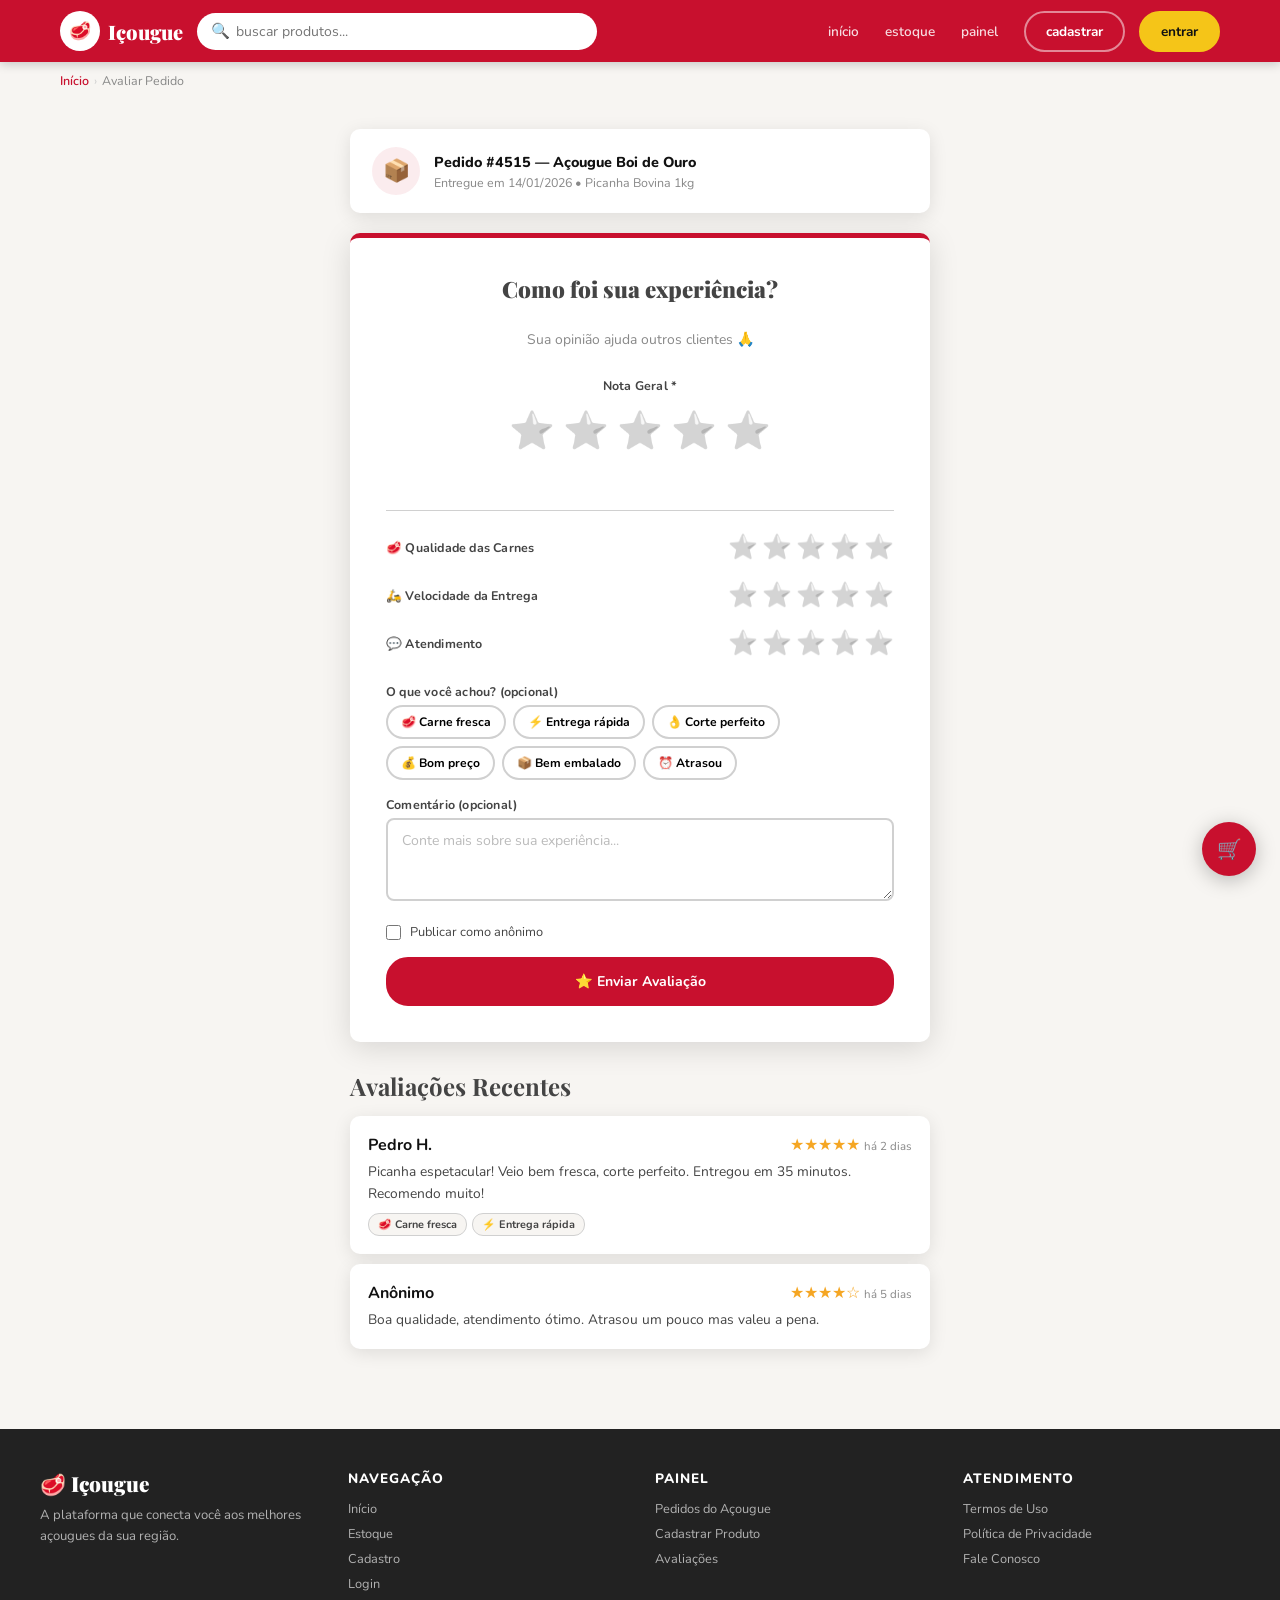
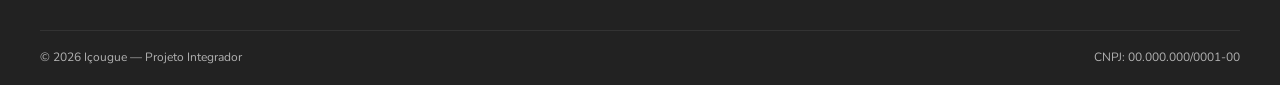
<file: P.I FINAL SITE/avaliacao.html>
<!DOCTYPE html>
<html lang="pt-BR">
<head>
  <meta charset="UTF-8">
  <meta name="viewport" content="width=device-width, initial-scale=1.0">
  <title>Avaliar Pedido — Içougue</title>
  <link href="https://fonts.googleapis.com/css2?family=Playfair+Display:wght@700;900&family=Nunito:wght@400;600;700;800&display=swap" rel="stylesheet">
  <link rel="stylesheet" href="style.css">
  <link rel="icon" href="data:image/svg+xml,<svg xmlns='http://www.w3.org/2000/svg' viewBox='0 0 100 100'><text y='.9em' font-size='90'>🥩</text></svg>">
</head>
<body>
<header class="topo" id="topo">
  <div class="topo-inner">
    <div class="logo-btn" onclick="irPara('home')">
      <div class="logo-icone">🥩</div>
      <span class="logo-nome">Içougue</span>
    </div>

    <div class="busca-wrap">
      <button>🔍</button>
      <input type="text" placeholder="buscar produtos...">
    </div>

    <nav class="menu-nav">
      <button class="menu-link" onclick="irPara('home')">início</button>
      <button class="menu-link" onclick="irPara('levantamento')">estoque</button>
      <button class="menu-link" onclick="irPara('painel')">painel</button>
    </nav>

    <button class="btn-topo btn-claro" onclick="irPara('cadastro')">cadastrar</button>
    <button class="btn-topo btn-am" onclick="irPara('login')">entrar</button>
  </div>
</header>
<button class="btn-carrinho-float" onclick="irPara('carrinho')" title="Ver carrinho">
  🛒
  <span class="contagem-cart" id="num-cart" style="display:none">0</span>
</button>
<div class="area-toast" id="area-toast"></div>
<main>
<div class="migalhas">
    <span class="link" onclick="irPara('home')">Início</span>
    <span class="sep">›</span>
    <span>Avaliar Pedido</span>
  </div>

  <div style="max-width:620px;margin:0 auto;padding:30px 20px">

    <div style="background:var(--bco);border-radius:var(--r);box-shadow:var(--sombra);padding:18px 22px;margin-bottom:20px;display:flex;align-items:center;gap:14px">
      <div style="width:48px;height:48px;background:rgba(200,16,46,.08);border-radius:50%;display:flex;align-items:center;justify-content:center;font-size:22px;flex-shrink:0">📦</div>
      <div>
        <div style="font-weight:800;font-size:.9rem">Pedido #4515 — Açougue Boi de Ouro</div>
        <div style="font-size:.78rem;color:var(--cin2);margin-top:2px">Entregue em 14/01/2026 • Picanha Bovina 1kg</div>
      </div>
    </div>

    <div class="caixa-form">
      <h1 class="form-tit" style="font-size:1.4rem">Como foi sua experiência?</h1>
      <p style="text-align:center;font-size:.87rem;color:var(--cin2);margin-bottom:28px">Sua opinião ajuda outros clientes 🙏</p>

      <form id="form-av" onsubmit="enviarAv(event)">

        <div style="text-align:center;margin-bottom:28px">
          <label class="campo-label" style="display:block;margin-bottom:12px;text-align:center">Nota Geral *</label>
          <div class="estrelas-wrap" id="est-geral">
            <span class="est-grande" onclick="clicarEstrela('geral',1)">⭐</span>
            <span class="est-grande" onclick="clicarEstrela('geral',2)">⭐</span>
            <span class="est-grande" onclick="clicarEstrela('geral',3)">⭐</span>
            <span class="est-grande" onclick="clicarEstrela('geral',4)">⭐</span>
            <span class="est-grande" onclick="clicarEstrela('geral',5)">⭐</span>
          </div>
          <div id="lbl-nota" style="font-size:.84rem;color:var(--cin2);margin-top:8px;min-height:18px"></div>
          <input type="hidden" id="nota-geral" value="0">
        </div>

        <!-- sub critérios -->
        <div style="display:flex;flex-direction:column;gap:16px;margin-bottom:24px;border-top:1px solid var(--cin3);padding-top:20px">
          <div style="display:flex;align-items:center;justify-content:space-between;flex-wrap:wrap;gap:8px">
            <label class="campo-label" style="margin:0">🥩 Qualidade das Carnes</label>
            <div id="est-qualidade" style="display:flex;gap:4px">
              <span class="est-mini" onclick="clicarMini('qualidade',1)">⭐</span>
              <span class="est-mini" onclick="clicarMini('qualidade',2)">⭐</span>
              <span class="est-mini" onclick="clicarMini('qualidade',3)">⭐</span>
              <span class="est-mini" onclick="clicarMini('qualidade',4)">⭐</span>
              <span class="est-mini" onclick="clicarMini('qualidade',5)">⭐</span>
            </div>
            <input type="hidden" id="nota-qualidade" value="0">
          </div>
          <div style="display:flex;align-items:center;justify-content:space-between;flex-wrap:wrap;gap:8px">
            <label class="campo-label" style="margin:0">🛵 Velocidade da Entrega</label>
            <div id="est-entrega" style="display:flex;gap:4px">
              <span class="est-mini" onclick="clicarMini('entrega',1)">⭐</span>
              <span class="est-mini" onclick="clicarMini('entrega',2)">⭐</span>
              <span class="est-mini" onclick="clicarMini('entrega',3)">⭐</span>
              <span class="est-mini" onclick="clicarMini('entrega',4)">⭐</span>
              <span class="est-mini" onclick="clicarMini('entrega',5)">⭐</span>
            </div>
            <input type="hidden" id="nota-entrega" value="0">
          </div>
          <div style="display:flex;align-items:center;justify-content:space-between;flex-wrap:wrap;gap:8px">
            <label class="campo-label" style="margin:0">💬 Atendimento</label>
            <div id="est-atendimento" style="display:flex;gap:4px">
              <span class="est-mini" onclick="clicarMini('atendimento',1)">⭐</span>
              <span class="est-mini" onclick="clicarMini('atendimento',2)">⭐</span>
              <span class="est-mini" onclick="clicarMini('atendimento',3)">⭐</span>
              <span class="est-mini" onclick="clicarMini('atendimento',4)">⭐</span>
              <span class="est-mini" onclick="clicarMini('atendimento',5)">⭐</span>
            </div>
            <input type="hidden" id="nota-atendimento" value="0">
          </div>
        </div>

        <div class="campo-grupo">
          <label class="campo-label">O que você achou? (opcional)</label>
          <div style="display:flex;gap:7px;flex-wrap:wrap">
            <button type="button" class="tag-rapida" onclick="this.classList.toggle('marcada')">🥩 Carne fresca</button>
            <button type="button" class="tag-rapida" onclick="this.classList.toggle('marcada')">⚡ Entrega rápida</button>
            <button type="button" class="tag-rapida" onclick="this.classList.toggle('marcada')">👌 Corte perfeito</button>
            <button type="button" class="tag-rapida" onclick="this.classList.toggle('marcada')">💰 Bom preço</button>
            <button type="button" class="tag-rapida" onclick="this.classList.toggle('marcada')">📦 Bem embalado</button>
            <button type="button" class="tag-rapida" onclick="this.classList.toggle('marcada')">⏰ Atrasou</button>
          </div>
        </div>

        <div class="campo-grupo" style="margin-top:16px">
          <label class="campo-label" for="av-comentario">Comentário (opcional)</label>
          <textarea class="campo-input" id="av-comentario" rows="3" placeholder="Conte mais sobre sua experiência..."></textarea>
        </div>

        <div class="campo-grupo">
          <div class="check-linha">
            <input type="checkbox" id="av-anonimo">
            <label for="av-anonimo">Publicar como anônimo</label>
          </div>
        </div>

        <button class="m-btn m-btn-vm" type="submit" style="width:100%;justify-content:center;padding:13px">
          ⭐ Enviar Avaliação
        </button>
      </form>
    </div>

    <!-- avaliações antigas -->
    <div style="margin-top:28px">
      <h2 class="secao-tit" style="margin-bottom:14px">Avaliações Recentes</h2>

      <div class="card-avaliacao">
        <div style="display:flex;justify-content:space-between;margin-bottom:5px">
          <strong>Pedro H.</strong>
          <span style="color:#f5a623">★★★★★ <span style="font-size:.72rem;color:var(--cin2);font-weight:400">há 2 dias</span></span>
        </div>
        <p style="font-size:.86rem;color:var(--cin);line-height:1.6">Picanha espetacular! Veio bem fresca, corte perfeito. Entregou em 35 minutos. Recomendo muito!</p>
        <div style="display:flex;gap:5px;margin-top:8px;flex-wrap:wrap">
          <span class="etiqueta">🥩 Carne fresca</span>
          <span class="etiqueta">⚡ Entrega rápida</span>
        </div>
      </div>

      <div class="card-avaliacao">
        <div style="display:flex;justify-content:space-between;margin-bottom:5px">
          <strong>Anônimo</strong>
          <span style="color:#f5a623">★★★★☆ <span style="font-size:.72rem;color:var(--cin2);font-weight:400">há 5 dias</span></span>
        </div>
        <p style="font-size:.86rem;color:var(--cin);line-height:1.6">Boa qualidade, atendimento ótimo. Atrasou um pouco mas valeu a pena.</p>
      </div>
    </div>
  </div>
</main>
<footer class="rodape">
  <div class="rodape-inner">
    <div class="rodape-marca">
      <div class="nome-marca">🥩 Içougue</div>
      <p>A plataforma que conecta você aos melhores açougues da sua região.</p>
    </div>
    <div class="rodape-col">
      <h4>Navegação</h4>
      <a onclick="irPara('home')">Início</a>
      <a onclick="irPara('levantamento')">Estoque</a>
      <a onclick="irPara('cadastro')">Cadastro</a>
      <a onclick="irPara('login')">Login</a>
    </div>
    <div class="rodape-col">
      <h4>Painel</h4>
      <a onclick="irPara('painel')">Pedidos do Açougue</a>
      <a onclick="irPara('cad-produto')">Cadastrar Produto</a>
      <a onclick="irPara('avaliacao')">Avaliações</a>
    </div>
    <div class="rodape-col">
      <h4>Atendimento</h4>
      <a onclick="irPara('termos')">Termos de Uso</a>
      <a>Política de Privacidade</a>
      <a>Fale Conosco</a>
    </div>
  </div>
  <div class="rodape-base">
    <span>© 2026 Içougue — Projeto Integrador</span>
    <span>CNPJ: 00.000.000/0001-00</span>
  </div>
</footer>
<script src="script.js"></script>
<script>
document.addEventListener('DOMContentLoaded', () => {
  atualizarCartUI();
  renderMiniCart();
  
});
</script>
</body>
</html>
</file>
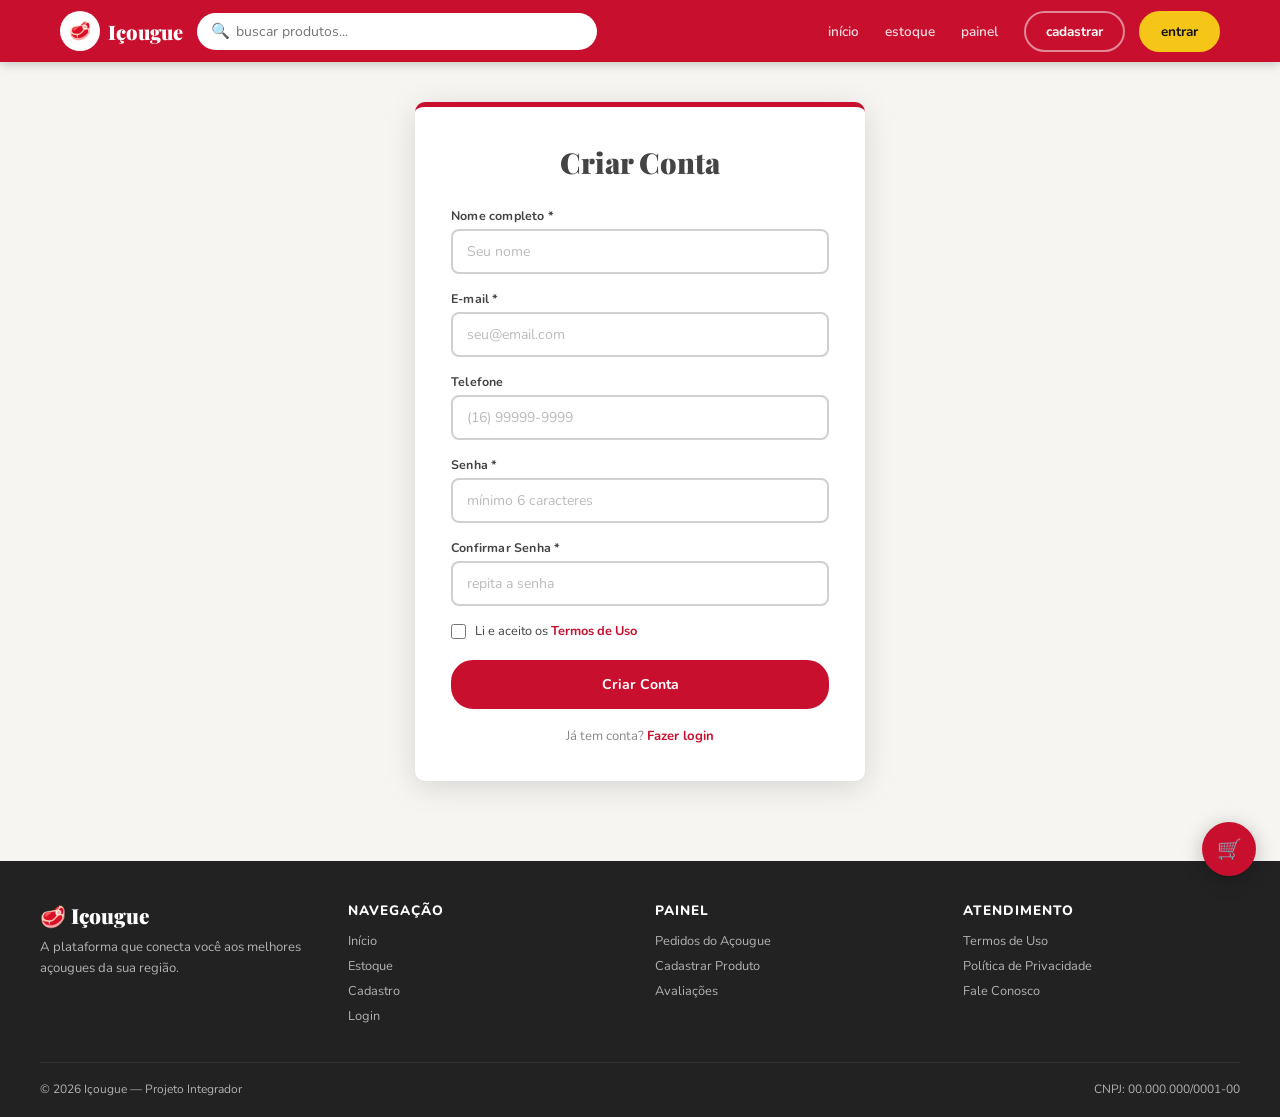
<file: P.I FINAL SITE/cadastro.html>
<!DOCTYPE html>
<html lang="pt-BR">
<head>
  <meta charset="UTF-8">
  <meta name="viewport" content="width=device-width, initial-scale=1.0">
  <title>Criar Conta — Içougue</title>
  <link href="https://fonts.googleapis.com/css2?family=Playfair+Display:wght@700;900&family=Nunito:wght@400;600;700;800&display=swap" rel="stylesheet">
  <link rel="stylesheet" href="style.css">
  <link rel="icon" href="data:image/svg+xml,<svg xmlns='http://www.w3.org/2000/svg' viewBox='0 0 100 100'><text y='.9em' font-size='90'>🥩</text></svg>">
</head>
<body>
<header class="topo" id="topo">
  <div class="topo-inner">
    <div class="logo-btn" onclick="irPara('home')">
      <div class="logo-icone">🥩</div>
      <span class="logo-nome">Içougue</span>
    </div>

    <div class="busca-wrap">
      <button>🔍</button>
      <input type="text" placeholder="buscar produtos...">
    </div>

    <nav class="menu-nav">
      <button class="menu-link" onclick="irPara('home')">início</button>
      <button class="menu-link" onclick="irPara('levantamento')">estoque</button>
      <button class="menu-link" onclick="irPara('painel')">painel</button>
    </nav>

    <button class="btn-topo btn-claro" onclick="irPara('cadastro')">cadastrar</button>
    <button class="btn-topo btn-am" onclick="irPara('login')">entrar</button>
  </div>
</header>
<button class="btn-carrinho-float" onclick="irPara('carrinho')" title="Ver carrinho">
  🛒
  <span class="contagem-cart" id="num-cart" style="display:none">0</span>
</button>
<div class="area-toast" id="area-toast"></div>
<main>
<div style="min-height:80vh;display:flex;align-items:center;justify-content:center;padding:40px 20px">
    <div style="width:100%;max-width:450px">
      <div class="caixa-form">
        <div class="form-tit">Criar Conta</div>

        <form id="form-cadastro" onsubmit="fazerCadastro(event)">
          <div class="campo-grupo">
            <label class="campo-label" for="cad-nome">Nome completo *</label>
            <input class="campo-input" type="text" id="cad-nome" placeholder="Seu nome" required>
          </div>
          <div class="campo-grupo">
            <label class="campo-label" for="cad-email">E-mail *</label>
            <input class="campo-input" type="email" id="cad-email" placeholder="seu@email.com" required>
          </div>
          <div class="campo-grupo">
            <label class="campo-label" for="cad-tel">Telefone</label>
            <input class="campo-input" type="tel" id="cad-tel" placeholder="(16) 99999-9999">
          </div>
          <div class="campo-grupo">
            <label class="campo-label" for="cad-senha">Senha *</label>
            <input class="campo-input" type="password" id="cad-senha" placeholder="mínimo 6 caracteres" required>
          </div>
          <div class="campo-grupo">
            <label class="campo-label" for="cad-confirma">Confirmar Senha *</label>
            <input class="campo-input" type="password" id="cad-confirma" placeholder="repita a senha" required>
          </div>
          <div class="campo-grupo">
            <div class="check-linha">
              <input type="checkbox" id="cad-termos" required>
              <label for="cad-termos">Li e aceito os <a onclick="irPara('termos')">Termos de Uso</a></label>
            </div>
          </div>
          <button class="m-btn m-btn-vm" type="submit" style="width:100%;justify-content:center;padding:13px;margin-top:4px">
            Criar Conta
          </button>
        </form>

        <div class="form-rodape">
          Já tem conta? <span onclick="irPara('login')">Fazer login</span>
        </div>
      </div>
    </div>
  </div>
</main>
<footer class="rodape">
  <div class="rodape-inner">
    <div class="rodape-marca">
      <div class="nome-marca">🥩 Içougue</div>
      <p>A plataforma que conecta você aos melhores açougues da sua região.</p>
    </div>
    <div class="rodape-col">
      <h4>Navegação</h4>
      <a onclick="irPara('home')">Início</a>
      <a onclick="irPara('levantamento')">Estoque</a>
      <a onclick="irPara('cadastro')">Cadastro</a>
      <a onclick="irPara('login')">Login</a>
    </div>
    <div class="rodape-col">
      <h4>Painel</h4>
      <a onclick="irPara('painel')">Pedidos do Açougue</a>
      <a onclick="irPara('cad-produto')">Cadastrar Produto</a>
      <a onclick="irPara('avaliacao')">Avaliações</a>
    </div>
    <div class="rodape-col">
      <h4>Atendimento</h4>
      <a onclick="irPara('termos')">Termos de Uso</a>
      <a>Política de Privacidade</a>
      <a>Fale Conosco</a>
    </div>
  </div>
  <div class="rodape-base">
    <span>© 2026 Içougue — Projeto Integrador</span>
    <span>CNPJ: 00.000.000/0001-00</span>
  </div>
</footer>
<script src="script.js"></script>
<script>
document.addEventListener('DOMContentLoaded', () => {
  atualizarCartUI();
  renderMiniCart();
  
});
</script>
</body>
</html>
</file>
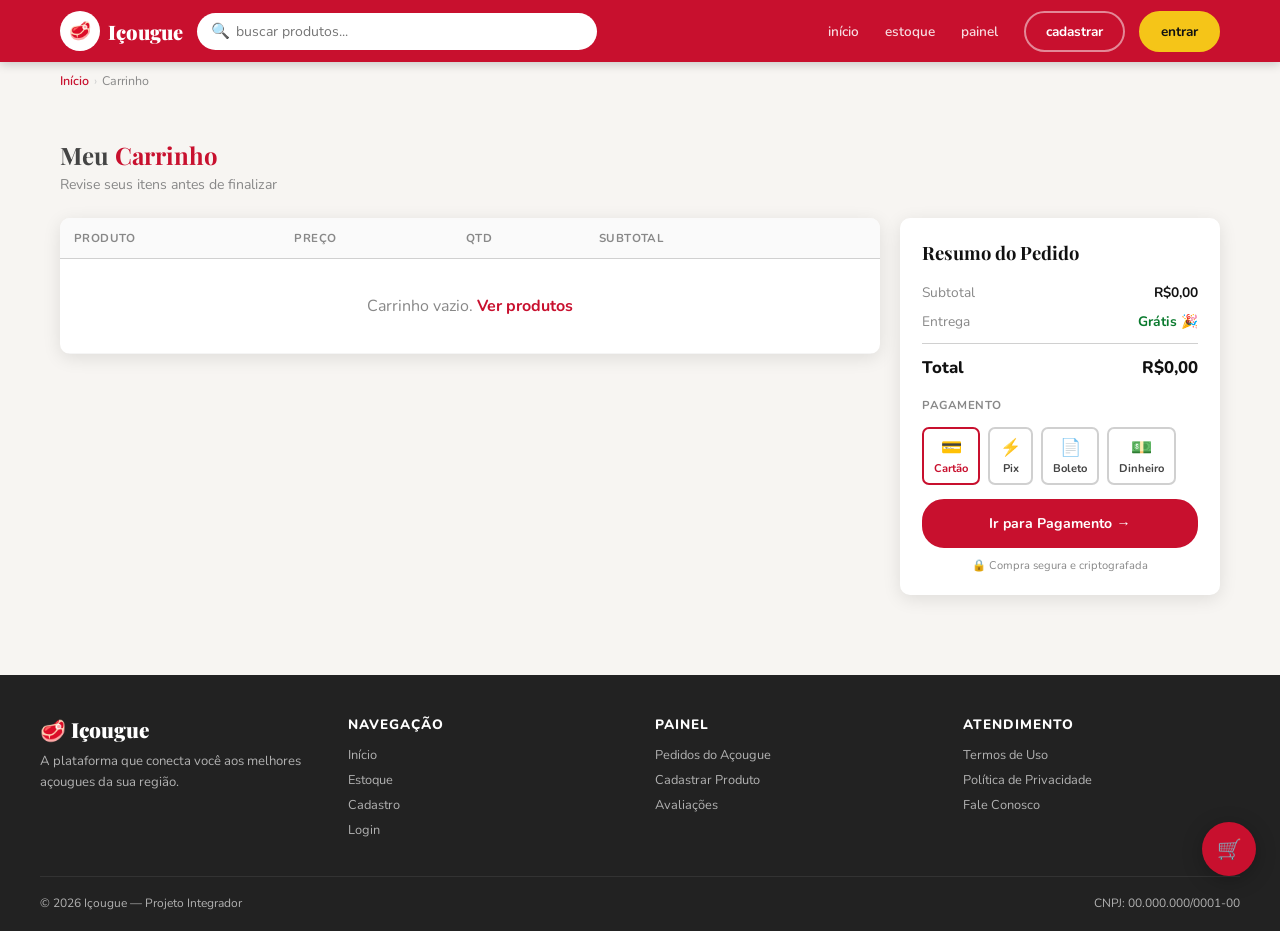
<file: P.I FINAL SITE/carrinho.html>
<!DOCTYPE html>
<html lang="pt-BR">
<head>
  <meta charset="UTF-8">
  <meta name="viewport" content="width=device-width, initial-scale=1.0">
  <title>Meu Carrinho — Içougue</title>
  <link href="https://fonts.googleapis.com/css2?family=Playfair+Display:wght@700;900&family=Nunito:wght@400;600;700;800&display=swap" rel="stylesheet">
  <link rel="stylesheet" href="style.css">
  <link rel="icon" href="data:image/svg+xml,<svg xmlns='http://www.w3.org/2000/svg' viewBox='0 0 100 100'><text y='.9em' font-size='90'>🥩</text></svg>">
</head>
<body>
<header class="topo" id="topo">
  <div class="topo-inner">
    <div class="logo-btn" onclick="irPara('home')">
      <div class="logo-icone">🥩</div>
      <span class="logo-nome">Içougue</span>
    </div>

    <div class="busca-wrap">
      <button>🔍</button>
      <input type="text" placeholder="buscar produtos...">
    </div>

    <nav class="menu-nav">
      <button class="menu-link" onclick="irPara('home')">início</button>
      <button class="menu-link" onclick="irPara('levantamento')">estoque</button>
      <button class="menu-link" onclick="irPara('painel')">painel</button>
    </nav>

    <button class="btn-topo btn-claro" onclick="irPara('cadastro')">cadastrar</button>
    <button class="btn-topo btn-am" onclick="irPara('login')">entrar</button>
  </div>
</header>
<button class="btn-carrinho-float" onclick="irPara('carrinho')" title="Ver carrinho">
  🛒
  <span class="contagem-cart" id="num-cart" style="display:none">0</span>
</button>
<div class="area-toast" id="area-toast"></div>
<main>
<div class="migalhas">
    <span class="link" onclick="irPara('home')">Início</span>
    <span class="sep">›</span>
    <span>Carrinho</span>
  </div>

  <div class="secao">
    <h1 class="secao-tit" style="margin-bottom:4px">Meu <span>Carrinho</span></h1>
    <p class="secao-sub">Revise seus itens antes de finalizar</p>

    <div class="carrinho-layout">
      <div>
        <div class="caixa-tabela">
          <table class="tabela-pedido">
            <thead>
              <tr>
                <th>Produto</th>
                <th>Preço</th>
                <th>Qtd</th>
                <th>Subtotal</th>
                <th></th>
              </tr>
            </thead>
            <tbody id="tbody-cart">
              <tr><td colspan="5" style="text-align:center;padding:36px;color:var(--cin2)">Seu carrinho está vazio. <span style="color:var(--vm);font-weight:700;cursor:pointer" onclick="irPara('home')">Ver produtos</span></td></tr>
            </tbody>
          </table>
        </div>
      </div>

      <div class="caixa-resumo">
        <div class="resumo-tit">Resumo do Pedido</div>
        <div class="linha-resumo"><span class="rot">Subtotal</span><span class="val" id="res-sub">R$0,00</span></div>
        <div class="linha-resumo"><span class="rot">Entrega</span><span class="verde">Grátis 🎉</span></div>
        <div class="sep-resumo"></div>
        <div class="total-resumo"><span>Total</span><span id="res-total">R$0,00</span></div>

        <div style="margin-top:4px;margin-bottom:14px">
          <div style="font-size:.72rem;font-weight:700;color:var(--cin2);text-transform:uppercase;letter-spacing:.5px;margin-bottom:8px">Pagamento</div>
          <div class="icones-pagto">
            <div class="icon-pgto selecionado" onclick="selPgto(this)"><span>💳</span>Cartão</div>
            <div class="icon-pgto" onclick="selPgto(this)"><span>⚡</span>Pix</div>
            <div class="icon-pgto" onclick="selPgto(this)"><span>📄</span>Boleto</div>
            <div class="icon-pgto" onclick="selPgto(this)"><span>💵</span>Dinheiro</div>
          </div>
        </div>

        <button class="m-btn m-btn-vm" style="width:100%;justify-content:center;padding:13px" onclick="irPara('pagamento')">
          Ir para Pagamento →
        </button>
        <p style="font-size:.7rem;color:var(--cin2);text-align:center;margin-top:10px">🔒 Compra segura e criptografada</p>
      </div>
    </div>
  </div>
</main>
<footer class="rodape">
  <div class="rodape-inner">
    <div class="rodape-marca">
      <div class="nome-marca">🥩 Içougue</div>
      <p>A plataforma que conecta você aos melhores açougues da sua região.</p>
    </div>
    <div class="rodape-col">
      <h4>Navegação</h4>
      <a onclick="irPara('home')">Início</a>
      <a onclick="irPara('levantamento')">Estoque</a>
      <a onclick="irPara('cadastro')">Cadastro</a>
      <a onclick="irPara('login')">Login</a>
    </div>
    <div class="rodape-col">
      <h4>Painel</h4>
      <a onclick="irPara('painel')">Pedidos do Açougue</a>
      <a onclick="irPara('cad-produto')">Cadastrar Produto</a>
      <a onclick="irPara('avaliacao')">Avaliações</a>
    </div>
    <div class="rodape-col">
      <h4>Atendimento</h4>
      <a onclick="irPara('termos')">Termos de Uso</a>
      <a>Política de Privacidade</a>
      <a>Fale Conosco</a>
    </div>
  </div>
  <div class="rodape-base">
    <span>© 2026 Içougue — Projeto Integrador</span>
    <span>CNPJ: 00.000.000/0001-00</span>
  </div>
</footer>
<script src="script.js"></script>
<script>
document.addEventListener('DOMContentLoaded', () => {
  atualizarCartUI();
  renderMiniCart();
  renderCarrinho();
});
</script>
</body>
</html>
</file>
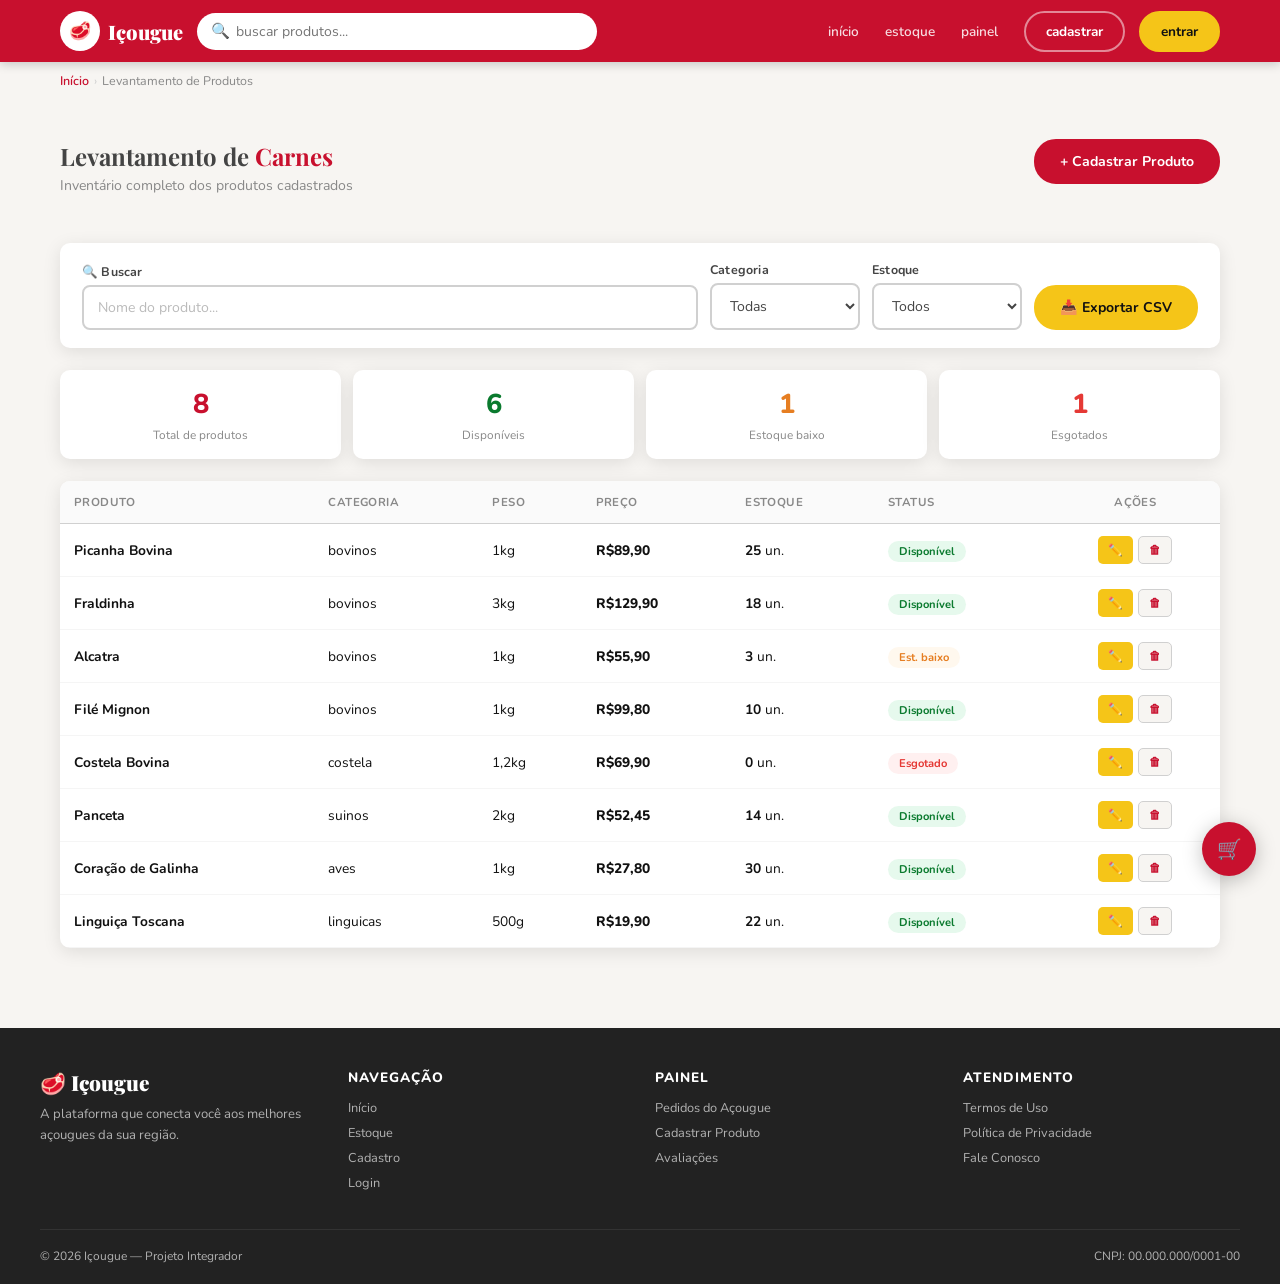
<file: P.I FINAL SITE/levantamento.html>
<!DOCTYPE html>
<html lang="pt-BR">
<head>
  <meta charset="UTF-8">
  <meta name="viewport" content="width=device-width, initial-scale=1.0">
  <title>Levantamento de Produtos — Içougue</title>
  <link href="https://fonts.googleapis.com/css2?family=Playfair+Display:wght@700;900&family=Nunito:wght@400;600;700;800&display=swap" rel="stylesheet">
  <link rel="stylesheet" href="style.css">
  <link rel="icon" href="data:image/svg+xml,<svg xmlns='http://www.w3.org/2000/svg' viewBox='0 0 100 100'><text y='.9em' font-size='90'>🥩</text></svg>">
</head>
<body>
<header class="topo" id="topo">
  <div class="topo-inner">
    <div class="logo-btn" onclick="irPara('home')">
      <div class="logo-icone">🥩</div>
      <span class="logo-nome">Içougue</span>
    </div>

    <div class="busca-wrap">
      <button>🔍</button>
      <input type="text" placeholder="buscar produtos...">
    </div>

    <nav class="menu-nav">
      <button class="menu-link" onclick="irPara('home')">início</button>
      <button class="menu-link" onclick="irPara('levantamento')">estoque</button>
      <button class="menu-link" onclick="irPara('painel')">painel</button>
    </nav>

    <button class="btn-topo btn-claro" onclick="irPara('cadastro')">cadastrar</button>
    <button class="btn-topo btn-am" onclick="irPara('login')">entrar</button>
  </div>
</header>
<button class="btn-carrinho-float" onclick="irPara('carrinho')" title="Ver carrinho">
  🛒
  <span class="contagem-cart" id="num-cart" style="display:none">0</span>
</button>
<div class="area-toast" id="area-toast"></div>
<main>
<div class="migalhas">
    <span class="link" onclick="irPara('home')">Início</span>
    <span class="sep">›</span>
    <span>Levantamento de Produtos</span>
  </div>

  <div class="secao">
    <div style="display:flex;justify-content:space-between;align-items:baseline;flex-wrap:wrap;gap:12px;margin-bottom:24px">
      <div>
        <h1 class="secao-tit">Levantamento de <span>Carnes</span></h1>
        <p class="secao-sub">Inventário completo dos produtos cadastrados</p>
      </div>
      <button class="m-btn m-btn-vm" onclick="irPara('cad-produto')">+ Cadastrar Produto</button>
    </div>

    <div class="caixa-filtros">
      <div style="flex:1;min-width:180px">
        <label class="campo-label">🔍 Buscar</label>
        <input class="campo-input" type="text" id="busca-lev" placeholder="Nome do produto..." oninput="filtrarLev()">
      </div>
      <div style="min-width:150px">
        <label class="campo-label">Categoria</label>
        <select class="campo-input" id="fil-cat-lev" onchange="filtrarLev()">
          <option value="">Todas</option>
          <option>Bovinos</option><option>Suínos</option>
          <option>Aves</option><option>Costela</option><option>Linguiças</option>
        </select>
      </div>
      <div style="min-width:150px">
        <label class="campo-label">Estoque</label>
        <select class="campo-input" id="fil-est-lev" onchange="filtrarLev()">
          <option value="">Todos</option>
          <option value="ok">Disponível</option>
          <option value="baixo">Estoque baixo</option>
          <option value="zero">Esgotado</option>
        </select>
      </div>
      <button class="m-btn m-btn-am" onclick="exportarCSV()" style="align-self:flex-end">📥 Exportar CSV</button>
    </div>

    <div class="mini-cards">
      <div class="mini-caixa"><div class="mini-num" style="color:var(--vm)">8</div><div class="mini-lbl">Total de produtos</div></div>
      <div class="mini-caixa"><div class="mini-num" style="color:#0a7a2e">6</div><div class="mini-lbl">Disponíveis</div></div>
      <div class="mini-caixa"><div class="mini-num" style="color:#e67e22">1</div><div class="mini-lbl">Estoque baixo</div></div>
      <div class="mini-caixa"><div class="mini-num" style="color:#e53935">1</div><div class="mini-lbl">Esgotados</div></div>
    </div>

    <div class="caixa-tabela-wrap">
      <table class="tabela-lev">
        <thead>
          <tr>
            <th>Produto</th>
            <th>Categoria</th>
            <th>Peso</th>
            <th>Preço</th>
            <th>Estoque</th>
            <th>Status</th>
            <th style="text-align:center">Ações</th>
          </tr>
        </thead>
        <tbody id="tbody-lev"></tbody>
      </table>
    </div>

  </div>
</main>
<footer class="rodape">
  <div class="rodape-inner">
    <div class="rodape-marca">
      <div class="nome-marca">🥩 Içougue</div>
      <p>A plataforma que conecta você aos melhores açougues da sua região.</p>
    </div>
    <div class="rodape-col">
      <h4>Navegação</h4>
      <a onclick="irPara('home')">Início</a>
      <a onclick="irPara('levantamento')">Estoque</a>
      <a onclick="irPara('cadastro')">Cadastro</a>
      <a onclick="irPara('login')">Login</a>
    </div>
    <div class="rodape-col">
      <h4>Painel</h4>
      <a onclick="irPara('painel')">Pedidos do Açougue</a>
      <a onclick="irPara('cad-produto')">Cadastrar Produto</a>
      <a onclick="irPara('avaliacao')">Avaliações</a>
    </div>
    <div class="rodape-col">
      <h4>Atendimento</h4>
      <a onclick="irPara('termos')">Termos de Uso</a>
      <a>Política de Privacidade</a>
      <a>Fale Conosco</a>
    </div>
  </div>
  <div class="rodape-base">
    <span>© 2026 Içougue — Projeto Integrador</span>
    <span>CNPJ: 00.000.000/0001-00</span>
  </div>
</footer>
<script src="script.js"></script>
<script>
document.addEventListener('DOMContentLoaded', () => {
  atualizarCartUI();
  renderMiniCart();
  renderLev(produtosCad);
});
</script>
</body>
</html>
</file>
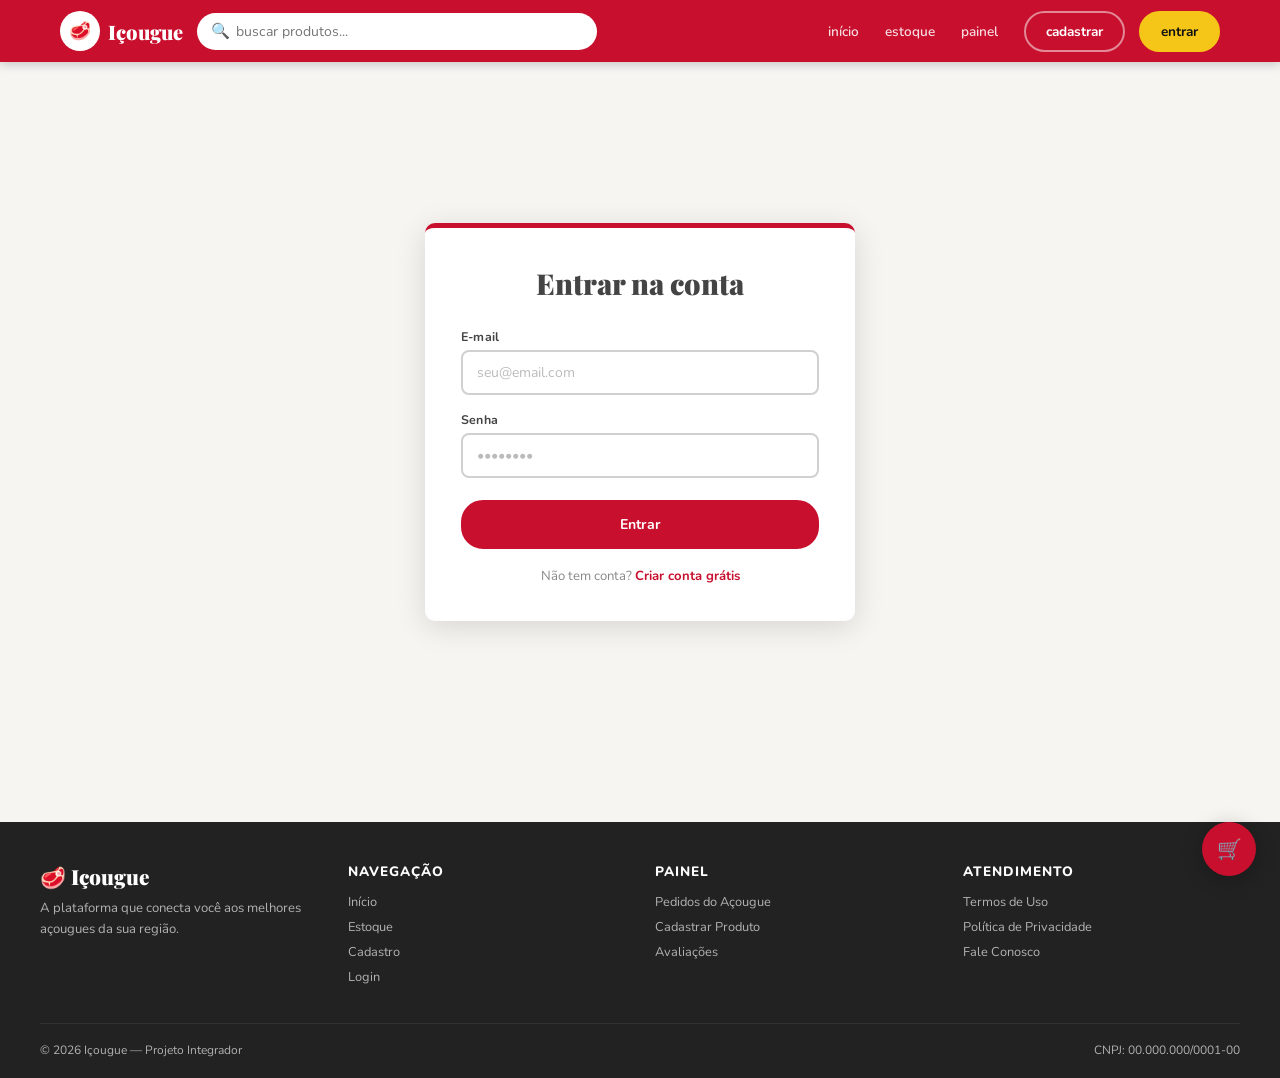
<file: P.I FINAL SITE/login.html>
<!DOCTYPE html>
<html lang="pt-BR">
<head>
  <meta charset="UTF-8">
  <meta name="viewport" content="width=device-width, initial-scale=1.0">
  <title>Entrar na Conta — Içougue</title>
  <link href="https://fonts.googleapis.com/css2?family=Playfair+Display:wght@700;900&family=Nunito:wght@400;600;700;800&display=swap" rel="stylesheet">
  <link rel="stylesheet" href="style.css">
  <link rel="icon" href="data:image/svg+xml,<svg xmlns='http://www.w3.org/2000/svg' viewBox='0 0 100 100'><text y='.9em' font-size='90'>🥩</text></svg>">
</head>
<body>
<header class="topo" id="topo">
  <div class="topo-inner">
    <div class="logo-btn" onclick="irPara('home')">
      <div class="logo-icone">🥩</div>
      <span class="logo-nome">Içougue</span>
    </div>

    <div class="busca-wrap">
      <button>🔍</button>
      <input type="text" placeholder="buscar produtos...">
    </div>

    <nav class="menu-nav">
      <button class="menu-link" onclick="irPara('home')">início</button>
      <button class="menu-link" onclick="irPara('levantamento')">estoque</button>
      <button class="menu-link" onclick="irPara('painel')">painel</button>
    </nav>

    <button class="btn-topo btn-claro" onclick="irPara('cadastro')">cadastrar</button>
    <button class="btn-topo btn-am" onclick="irPara('login')">entrar</button>
  </div>
</header>
<button class="btn-carrinho-float" onclick="irPara('carrinho')" title="Ver carrinho">
  🛒
  <span class="contagem-cart" id="num-cart" style="display:none">0</span>
</button>
<div class="area-toast" id="area-toast"></div>
<main>
<div style="min-height:80vh;display:flex;align-items:center;justify-content:center;padding:40px 20px">
    <div style="width:100%;max-width:430px">
      <div class="caixa-form">
        <div class="form-tit">Entrar na conta</div>

        <form id="form-login" onsubmit="fazerLogin(event)">
          <div class="campo-grupo">
            <label class="campo-label" for="login-email">E-mail</label>
            <input class="campo-input" type="email" id="login-email" placeholder="seu@email.com" required>
          </div>
          <div class="campo-grupo">
            <label class="campo-label" for="login-senha">Senha</label>
            <input class="campo-input" type="password" id="login-senha" placeholder="••••••••" required>
          </div>
          <button class="m-btn m-btn-vm" type="submit" style="width:100%;justify-content:center;padding:13px;margin-top:6px">
            Entrar
          </button>
        </form>

        <div class="form-rodape">
          Não tem conta? <span onclick="irPara('cadastro')">Criar conta grátis</span>
        </div>
      </div>
    </div>
  </div>
</main>
<footer class="rodape">
  <div class="rodape-inner">
    <div class="rodape-marca">
      <div class="nome-marca">🥩 Içougue</div>
      <p>A plataforma que conecta você aos melhores açougues da sua região.</p>
    </div>
    <div class="rodape-col">
      <h4>Navegação</h4>
      <a onclick="irPara('home')">Início</a>
      <a onclick="irPara('levantamento')">Estoque</a>
      <a onclick="irPara('cadastro')">Cadastro</a>
      <a onclick="irPara('login')">Login</a>
    </div>
    <div class="rodape-col">
      <h4>Painel</h4>
      <a onclick="irPara('painel')">Pedidos do Açougue</a>
      <a onclick="irPara('cad-produto')">Cadastrar Produto</a>
      <a onclick="irPara('avaliacao')">Avaliações</a>
    </div>
    <div class="rodape-col">
      <h4>Atendimento</h4>
      <a onclick="irPara('termos')">Termos de Uso</a>
      <a>Política de Privacidade</a>
      <a>Fale Conosco</a>
    </div>
  </div>
  <div class="rodape-base">
    <span>© 2026 Içougue — Projeto Integrador</span>
    <span>CNPJ: 00.000.000/0001-00</span>
  </div>
</footer>
<script src="script.js"></script>
<script>
document.addEventListener('DOMContentLoaded', () => {
  atualizarCartUI();
  renderMiniCart();
  
});
</script>
</body>
</html>
</file>
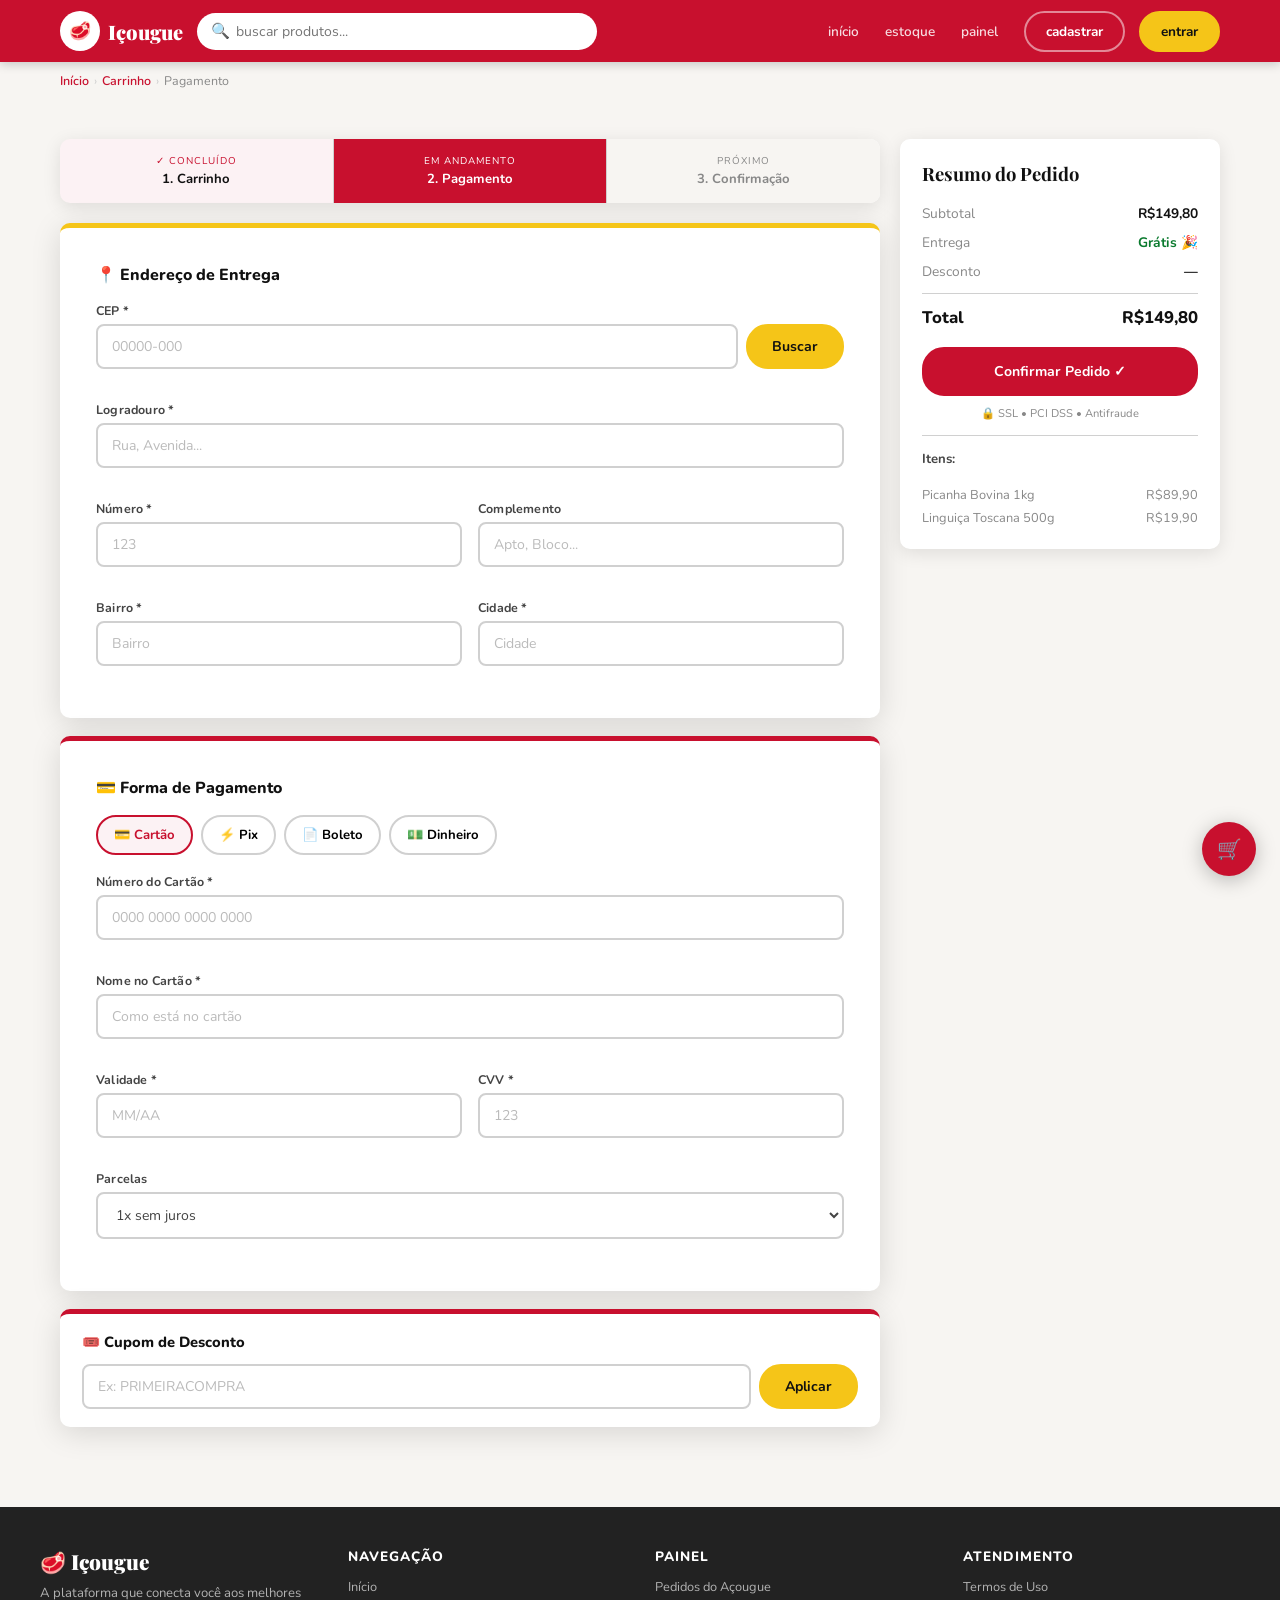
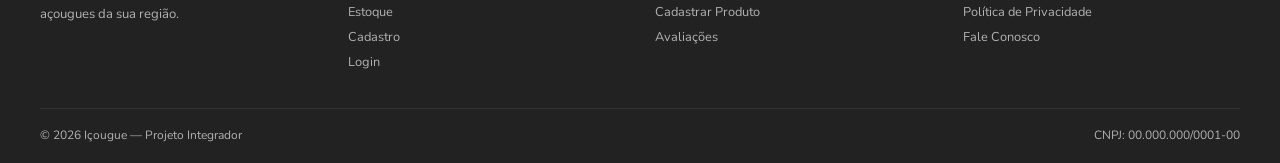
<file: P.I FINAL SITE/pagamento.html>
<!DOCTYPE html>
<html lang="pt-BR">
<head>
  <meta charset="UTF-8">
  <meta name="viewport" content="width=device-width, initial-scale=1.0">
  <title>Pagamento — Içougue</title>
  <link href="https://fonts.googleapis.com/css2?family=Playfair+Display:wght@700;900&family=Nunito:wght@400;600;700;800&display=swap" rel="stylesheet">
  <link rel="stylesheet" href="style.css">
  <link rel="icon" href="data:image/svg+xml,<svg xmlns='http://www.w3.org/2000/svg' viewBox='0 0 100 100'><text y='.9em' font-size='90'>🥩</text></svg>">
</head>
<body>
<header class="topo" id="topo">
  <div class="topo-inner">
    <div class="logo-btn" onclick="irPara('home')">
      <div class="logo-icone">🥩</div>
      <span class="logo-nome">Içougue</span>
    </div>

    <div class="busca-wrap">
      <button>🔍</button>
      <input type="text" placeholder="buscar produtos...">
    </div>

    <nav class="menu-nav">
      <button class="menu-link" onclick="irPara('home')">início</button>
      <button class="menu-link" onclick="irPara('levantamento')">estoque</button>
      <button class="menu-link" onclick="irPara('painel')">painel</button>
    </nav>

    <button class="btn-topo btn-claro" onclick="irPara('cadastro')">cadastrar</button>
    <button class="btn-topo btn-am" onclick="irPara('login')">entrar</button>
  </div>
</header>
<button class="btn-carrinho-float" onclick="irPara('carrinho')" title="Ver carrinho">
  🛒
  <span class="contagem-cart" id="num-cart" style="display:none">0</span>
</button>
<div class="area-toast" id="area-toast"></div>
<main>
<div class="migalhas">
    <span class="link" onclick="irPara('home')">Início</span>
    <span class="sep">›</span>
    <span class="link" onclick="irPara('carrinho')">Carrinho</span>
    <span class="sep">›</span>
    <span>Pagamento</span>
  </div>

  <div class="secao">
    <div class="pgto-layout">
      <div>
        <!-- etapas -->
        <div class="etapas">
          <div class="etapa-item ok"><div class="et-num">✓ Concluído</div><div class="et-nome">1. Carrinho</div></div>
          <div class="etapa-item atual"><div class="et-num">Em andamento</div><div class="et-nome">2. Pagamento</div></div>
          <div class="etapa-item prox"><div class="et-num">Próximo</div><div class="et-nome">3. Confirmação</div></div>
        </div>

        <!-- endereco -->
        <div class="caixa-form" style="margin-bottom:18px;border-top-color:var(--am)">
          <h3 style="font-weight:800;font-size:1rem;margin-bottom:16px">📍 Endereço de Entrega</h3>
          <div class="grade2">
            <div class="campo-grupo col-full">
              <label class="campo-label">CEP *</label>
              <div style="display:flex;gap:8px">
                <input class="campo-input" id="cep-pgto" type="text" placeholder="00000-000" maxlength="9" style="flex:1">
                <button class="m-btn m-btn-am" onclick="mostrarToast('CEP buscado! (simulação)','ok')">Buscar</button>
              </div>
            </div>
            <div class="campo-grupo col-full">
              <label class="campo-label">Logradouro *</label>
              <input class="campo-input" type="text" placeholder="Rua, Avenida...">
            </div>
            <div class="campo-grupo">
              <label class="campo-label">Número *</label>
              <input class="campo-input" type="text" placeholder="123">
            </div>
            <div class="campo-grupo">
              <label class="campo-label">Complemento</label>
              <input class="campo-input" type="text" placeholder="Apto, Bloco...">
            </div>
            <div class="campo-grupo">
              <label class="campo-label">Bairro *</label>
              <input class="campo-input" type="text" placeholder="Bairro">
            </div>
            <div class="campo-grupo">
              <label class="campo-label">Cidade *</label>
              <input class="campo-input" type="text" placeholder="Cidade">
            </div>
          </div>
        </div>

        <!-- forma de pagto -->
        <div class="caixa-form" style="margin-bottom:18px">
          <h3 style="font-weight:800;font-size:1rem;margin-bottom:16px">💳 Forma de Pagamento</h3>

          <div class="metodos-pgto">
            <button class="btn-metodo ativo" data-form="form-cartao" onclick="trocarMetodo(this)">💳 Cartão</button>
            <button class="btn-metodo" data-form="form-pix" onclick="trocarMetodo(this)">⚡ Pix</button>
            <button class="btn-metodo" data-form="form-boleto" onclick="trocarMetodo(this)">📄 Boleto</button>
            <button class="btn-metodo" data-form="form-dinheiro" onclick="trocarMetodo(this)">💵 Dinheiro</button>
          </div>

          <div id="form-cartao">
            <div class="grade2">
              <div class="campo-grupo col-full">
                <label class="campo-label">Número do Cartão *</label>
                <input class="campo-input" type="text" placeholder="0000 0000 0000 0000" maxlength="19">
              </div>
              <div class="campo-grupo col-full">
                <label class="campo-label">Nome no Cartão *</label>
                <input class="campo-input" type="text" placeholder="Como está no cartão">
              </div>
              <div class="campo-grupo">
                <label class="campo-label">Validade *</label>
                <input class="campo-input" type="text" placeholder="MM/AA" maxlength="5">
              </div>
              <div class="campo-grupo">
                <label class="campo-label">CVV *</label>
                <input class="campo-input" type="text" placeholder="123" maxlength="4">
              </div>
              <div class="campo-grupo col-full">
                <label class="campo-label">Parcelas</label>
                <select class="campo-input">
                  <option>1x sem juros</option>
                  <option>2x sem juros</option>
                  <option>3x sem juros</option>
                  <option>6x sem juros</option>
                </select>
              </div>
            </div>
          </div>

          <div id="form-pix" style="display:none;text-align:center;padding:18px 0">
            <div style="width:140px;height:140px;background:#f0f0f0;border-radius:10px;margin:0 auto 14px;display:flex;align-items:center;justify-content:center;font-size:70px">⚡</div>
            <p style="font-weight:700;margin-bottom:6px">Chave Pix gerada!</p>
            <p style="font-size:.83rem;color:var(--cin2);margin-bottom:12px">Escaneie o QR ou copie a chave</p>
            <button class="m-btn m-btn-am" onclick="mostrarToast('Chave copiada!','ok')">📋 Copiar Chave</button>
          </div>

          <div id="form-boleto" style="display:none;text-align:center;padding:18px 0">
            <div style="font-size:3.5rem;margin-bottom:10px">📄</div>
            <p style="font-weight:700;margin-bottom:6px">Boleto Bancário</p>
            <p style="font-size:.83rem;color:var(--cin2);margin-bottom:14px">Vence em 3 dias úteis</p>
            <button class="m-btn m-btn-vm" onclick="mostrarToast('Boleto gerado! Verifique seu e-mail.','ok')">Gerar Boleto</button>
          </div>

          <div id="form-dinheiro" style="display:none;padding:10px 0">
            <div class="campo-grupo">
              <label class="campo-label">Troco para quanto?</label>
              <input class="campo-input" type="number" placeholder="Ex: 200" step="0.01">
            </div>
            <p style="font-size:.8rem;color:var(--cin2)">💡 O entregador levará o troco.</p>
          </div>
        </div>

        <!-- cupom -->
        <div class="caixa-form" style="padding:18px 22px">
          <h3 style="font-weight:800;font-size:.92rem;margin-bottom:12px">🎟️ Cupom de Desconto</h3>
          <div style="display:flex;gap:8px">
            <input class="campo-input" id="input-cupom" type="text" placeholder="Ex: PRIMEIRACOMPRA" style="flex:1">
            <button class="m-btn m-btn-am" onclick="usarCupom()">Aplicar</button>
          </div>
          <div id="msg-cupom" style="margin-top:8px;font-size:.8rem;display:none"></div>
        </div>
      </div>

      <!-- resumo -->
      <div class="caixa-resumo" style="top:80px;position:sticky">
        <div class="resumo-tit">Resumo do Pedido</div>
        <div class="linha-resumo"><span class="rot">Subtotal</span><span class="val">R$149,80</span></div>
        <div class="linha-resumo"><span class="rot">Entrega</span><span class="verde">Grátis 🎉</span></div>
        <div class="linha-resumo"><span class="rot">Desconto</span><span id="pgto-desc" class="val">—</span></div>
        <div class="sep-resumo"></div>
        <div class="total-resumo"><span>Total</span><span id="pgto-total">R$149,80</span></div>
        <button class="m-btn m-btn-vm" style="width:100%;justify-content:center;padding:13px" onclick="confirmarPedido()">
          Confirmar Pedido ✓
        </button>
        <p style="font-size:.7rem;color:var(--cin2);text-align:center;margin-top:10px">🔒 SSL • PCI DSS • Antifraude</p>

        <div style="margin-top:14px;border-top:1px solid var(--cin3);padding-top:14px;font-size:.8rem;color:var(--cin2)">
          <strong style="color:var(--cin);font-size:.82rem">Itens:</strong><br><br>
          <div style="display:flex;justify-content:space-between;margin-bottom:5px"><span>Picanha Bovina 1kg</span><span>R$89,90</span></div>
          <div style="display:flex;justify-content:space-between"><span>Linguiça Toscana 500g</span><span>R$19,90</span></div>
        </div>
      </div>
    </div>
  </div>
</main>
<footer class="rodape">
  <div class="rodape-inner">
    <div class="rodape-marca">
      <div class="nome-marca">🥩 Içougue</div>
      <p>A plataforma que conecta você aos melhores açougues da sua região.</p>
    </div>
    <div class="rodape-col">
      <h4>Navegação</h4>
      <a onclick="irPara('home')">Início</a>
      <a onclick="irPara('levantamento')">Estoque</a>
      <a onclick="irPara('cadastro')">Cadastro</a>
      <a onclick="irPara('login')">Login</a>
    </div>
    <div class="rodape-col">
      <h4>Painel</h4>
      <a onclick="irPara('painel')">Pedidos do Açougue</a>
      <a onclick="irPara('cad-produto')">Cadastrar Produto</a>
      <a onclick="irPara('avaliacao')">Avaliações</a>
    </div>
    <div class="rodape-col">
      <h4>Atendimento</h4>
      <a onclick="irPara('termos')">Termos de Uso</a>
      <a>Política de Privacidade</a>
      <a>Fale Conosco</a>
    </div>
  </div>
  <div class="rodape-base">
    <span>© 2026 Içougue — Projeto Integrador</span>
    <span>CNPJ: 00.000.000/0001-00</span>
  </div>
</footer>
<script src="script.js"></script>
<script>
document.addEventListener('DOMContentLoaded', () => {
  atualizarCartUI();
  renderMiniCart();
  
});
</script>
</body>
</html>
</file>
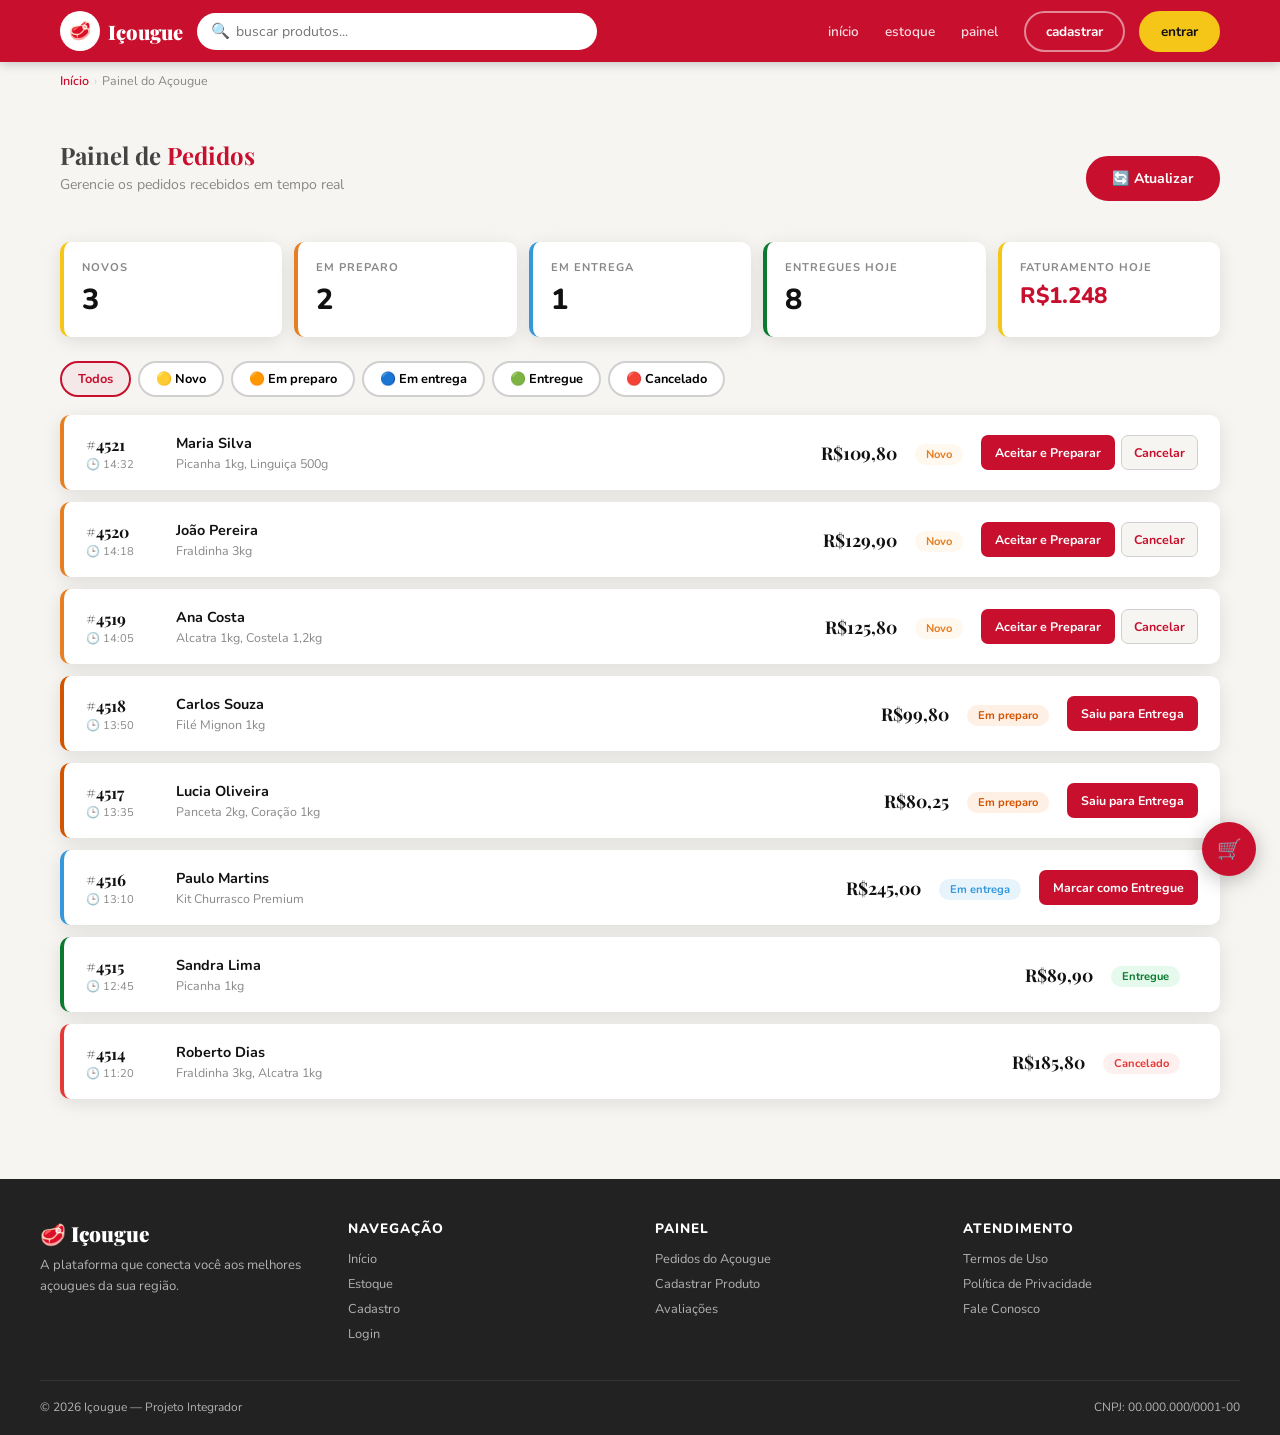
<file: P.I FINAL SITE/pedidos-acougue.html>
<!DOCTYPE html>
<html lang="pt-BR">
<head>
  <meta charset="UTF-8">
  <meta name="viewport" content="width=device-width, initial-scale=1.0">
  <title>Painel de Pedidos — Içougue</title>
  <link href="https://fonts.googleapis.com/css2?family=Playfair+Display:wght@700;900&family=Nunito:wght@400;600;700;800&display=swap" rel="stylesheet">
  <link rel="stylesheet" href="style.css">
  <link rel="icon" href="data:image/svg+xml,<svg xmlns='http://www.w3.org/2000/svg' viewBox='0 0 100 100'><text y='.9em' font-size='90'>🥩</text></svg>">
</head>
<body>
<header class="topo" id="topo">
  <div class="topo-inner">
    <div class="logo-btn" onclick="irPara('home')">
      <div class="logo-icone">🥩</div>
      <span class="logo-nome">Içougue</span>
    </div>

    <div class="busca-wrap">
      <button>🔍</button>
      <input type="text" placeholder="buscar produtos...">
    </div>

    <nav class="menu-nav">
      <button class="menu-link" onclick="irPara('home')">início</button>
      <button class="menu-link" onclick="irPara('levantamento')">estoque</button>
      <button class="menu-link" onclick="irPara('painel')">painel</button>
    </nav>

    <button class="btn-topo btn-claro" onclick="irPara('cadastro')">cadastrar</button>
    <button class="btn-topo btn-am" onclick="irPara('login')">entrar</button>
  </div>
</header>
<button class="btn-carrinho-float" onclick="irPara('carrinho')" title="Ver carrinho">
  🛒
  <span class="contagem-cart" id="num-cart" style="display:none">0</span>
</button>
<div class="area-toast" id="area-toast"></div>
<main>
<div class="migalhas">
    <span class="link" onclick="irPara('home')">Início</span>
    <span class="sep">›</span>
    <span>Painel do Açougue</span>
  </div>

  <div class="secao">
    <div style="display:flex;justify-content:space-between;align-items:center;flex-wrap:wrap;gap:12px;margin-bottom:24px">
      <div>
        <h1 class="secao-tit">Painel de <span>Pedidos</span></h1>
        <p class="secao-sub">Gerencie os pedidos recebidos em tempo real</p>
      </div>
      <button class="m-btn m-btn-vm" onclick="mostrarToast('Pedidos atualizados!','ok')">🔄 Atualizar</button>
    </div>

    <div class="resumo-painel">
      <div class="caixa-painel" style="border-left-color:var(--am)">
        <div class="painel-lbl">Novos</div>
        <div class="painel-num">3</div>
      </div>
      <div class="caixa-painel" style="border-left-color:#e67e22">
        <div class="painel-lbl">Em preparo</div>
        <div class="painel-num">2</div>
      </div>
      <div class="caixa-painel" style="border-left-color:#3498db">
        <div class="painel-lbl">Em entrega</div>
        <div class="painel-num">1</div>
      </div>
      <div class="caixa-painel" style="border-left-color:#0a7a2e">
        <div class="painel-lbl">Entregues hoje</div>
        <div class="painel-num">8</div>
      </div>
      <div class="caixa-painel" style="border-left-color:var(--am)">
        <div class="painel-lbl">Faturamento hoje</div>
        <div class="painel-num" style="font-size:1.4rem;color:var(--vm)">R$1.248</div>
      </div>
    </div>

    <div class="filtros-status">
      <button class="btn-filtro ativo" data-st="todos" onclick="filtrarPedidos(this)">Todos</button>
      <button class="btn-filtro" data-st="novo" onclick="filtrarPedidos(this)">🟡 Novo</button>
      <button class="btn-filtro" data-st="preparo" onclick="filtrarPedidos(this)">🟠 Em preparo</button>
      <button class="btn-filtro" data-st="entrega" onclick="filtrarPedidos(this)">🔵 Em entrega</button>
      <button class="btn-filtro" data-st="entregue" onclick="filtrarPedidos(this)">🟢 Entregue</button>
      <button class="btn-filtro" data-st="cancelado" onclick="filtrarPedidos(this)">🔴 Cancelado</button>
    </div>

    <div class="lista-pedidos" id="lista-pedidos"></div>
  </div>
</main>
<footer class="rodape">
  <div class="rodape-inner">
    <div class="rodape-marca">
      <div class="nome-marca">🥩 Içougue</div>
      <p>A plataforma que conecta você aos melhores açougues da sua região.</p>
    </div>
    <div class="rodape-col">
      <h4>Navegação</h4>
      <a onclick="irPara('home')">Início</a>
      <a onclick="irPara('levantamento')">Estoque</a>
      <a onclick="irPara('cadastro')">Cadastro</a>
      <a onclick="irPara('login')">Login</a>
    </div>
    <div class="rodape-col">
      <h4>Painel</h4>
      <a onclick="irPara('painel')">Pedidos do Açougue</a>
      <a onclick="irPara('cad-produto')">Cadastrar Produto</a>
      <a onclick="irPara('avaliacao')">Avaliações</a>
    </div>
    <div class="rodape-col">
      <h4>Atendimento</h4>
      <a onclick="irPara('termos')">Termos de Uso</a>
      <a>Política de Privacidade</a>
      <a>Fale Conosco</a>
    </div>
  </div>
  <div class="rodape-base">
    <span>© 2026 Içougue — Projeto Integrador</span>
    <span>CNPJ: 00.000.000/0001-00</span>
  </div>
</footer>
<script src="script.js"></script>
<script>
document.addEventListener('DOMContentLoaded', () => {
  atualizarCartUI();
  renderMiniCart();
  renderPedidos(pedidos);
});
</script>
</body>
</html>
</file>
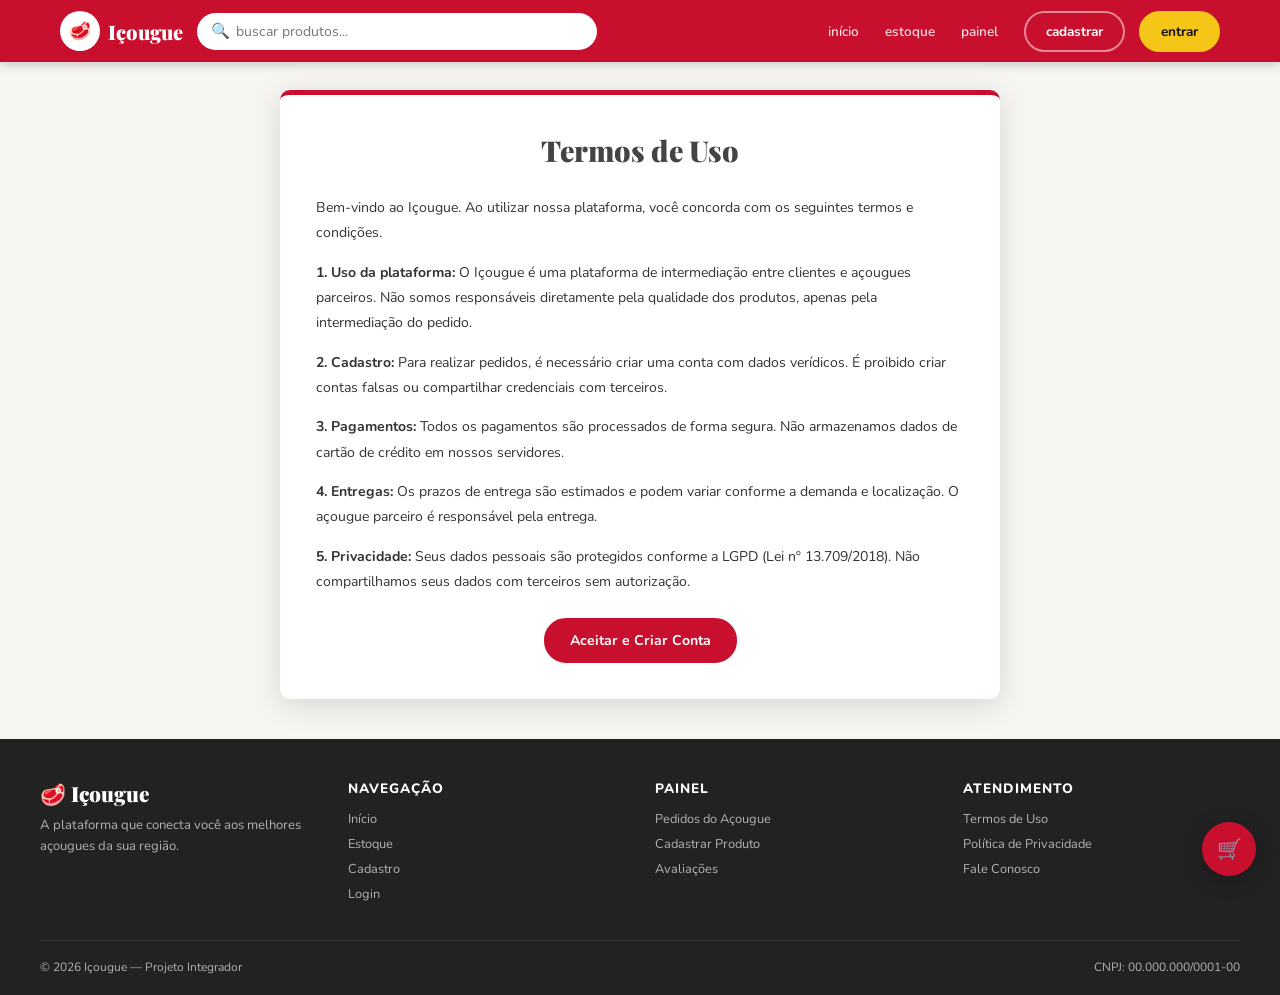
<file: P.I FINAL SITE/termos.html>
<!DOCTYPE html>
<html lang="pt-BR">
<head>
  <meta charset="UTF-8">
  <meta name="viewport" content="width=device-width, initial-scale=1.0">
  <title>Termos de Uso — Içougue</title>
  <link href="https://fonts.googleapis.com/css2?family=Playfair+Display:wght@700;900&family=Nunito:wght@400;600;700;800&display=swap" rel="stylesheet">
  <link rel="stylesheet" href="style.css">
  <link rel="icon" href="data:image/svg+xml,<svg xmlns='http://www.w3.org/2000/svg' viewBox='0 0 100 100'><text y='.9em' font-size='90'>🥩</text></svg>">
</head>
<body>
<header class="topo" id="topo">
  <div class="topo-inner">
    <div class="logo-btn" onclick="irPara('home')">
      <div class="logo-icone">🥩</div>
      <span class="logo-nome">Içougue</span>
    </div>

    <div class="busca-wrap">
      <button>🔍</button>
      <input type="text" placeholder="buscar produtos...">
    </div>

    <nav class="menu-nav">
      <button class="menu-link" onclick="irPara('home')">início</button>
      <button class="menu-link" onclick="irPara('levantamento')">estoque</button>
      <button class="menu-link" onclick="irPara('painel')">painel</button>
    </nav>

    <button class="btn-topo btn-claro" onclick="irPara('cadastro')">cadastrar</button>
    <button class="btn-topo btn-am" onclick="irPara('login')">entrar</button>
  </div>
</header>
<button class="btn-carrinho-float" onclick="irPara('carrinho')" title="Ver carrinho">
  🛒
  <span class="contagem-cart" id="num-cart" style="display:none">0</span>
</button>
<div class="area-toast" id="area-toast"></div>
<main>
<div style="max-width:760px;margin:28px auto 40px;padding:0 20px">
    <div class="caixa-form">
      <h1 class="form-tit">Termos de Uso</h1>
      <p style="font-size:.88rem;line-height:1.8;color:#333;margin-bottom:14px">
        Bem-vindo ao Içougue. Ao utilizar nossa plataforma, você concorda com os seguintes termos e condições.
      </p>
      <p style="font-size:.88rem;line-height:1.8;color:#333;margin-bottom:14px">
        <strong>1. Uso da plataforma:</strong> O Içougue é uma plataforma de intermediação entre clientes e açougues parceiros. Não somos responsáveis diretamente pela qualidade dos produtos, apenas pela intermediação do pedido.
      </p>
      <p style="font-size:.88rem;line-height:1.8;color:#333;margin-bottom:14px">
        <strong>2. Cadastro:</strong> Para realizar pedidos, é necessário criar uma conta com dados verídicos. É proibido criar contas falsas ou compartilhar credenciais com terceiros.
      </p>
      <p style="font-size:.88rem;line-height:1.8;color:#333;margin-bottom:14px">
        <strong>3. Pagamentos:</strong> Todos os pagamentos são processados de forma segura. Não armazenamos dados de cartão de crédito em nossos servidores.
      </p>
      <p style="font-size:.88rem;line-height:1.8;color:#333;margin-bottom:14px">
        <strong>4. Entregas:</strong> Os prazos de entrega são estimados e podem variar conforme a demanda e localização. O açougue parceiro é responsável pela entrega.
      </p>
      <p style="font-size:.88rem;line-height:1.8;color:#333">
        <strong>5. Privacidade:</strong> Seus dados pessoais são protegidos conforme a LGPD (Lei nº 13.709/2018). Não compartilhamos seus dados com terceiros sem autorização.
      </p>
      <div style="margin-top:24px;text-align:center">
        <button class="m-btn m-btn-vm" onclick="irPara('cadastro')">Aceitar e Criar Conta</button>
      </div>
    </div>
  </div>
</main>
<footer class="rodape">
  <div class="rodape-inner">
    <div class="rodape-marca">
      <div class="nome-marca">🥩 Içougue</div>
      <p>A plataforma que conecta você aos melhores açougues da sua região.</p>
    </div>
    <div class="rodape-col">
      <h4>Navegação</h4>
      <a onclick="irPara('home')">Início</a>
      <a onclick="irPara('levantamento')">Estoque</a>
      <a onclick="irPara('cadastro')">Cadastro</a>
      <a onclick="irPara('login')">Login</a>
    </div>
    <div class="rodape-col">
      <h4>Painel</h4>
      <a onclick="irPara('painel')">Pedidos do Açougue</a>
      <a onclick="irPara('cad-produto')">Cadastrar Produto</a>
      <a onclick="irPara('avaliacao')">Avaliações</a>
    </div>
    <div class="rodape-col">
      <h4>Atendimento</h4>
      <a onclick="irPara('termos')">Termos de Uso</a>
      <a>Política de Privacidade</a>
      <a>Fale Conosco</a>
    </div>
  </div>
  <div class="rodape-base">
    <span>© 2026 Içougue — Projeto Integrador</span>
    <span>CNPJ: 00.000.000/0001-00</span>
  </div>
</footer>
<script src="script.js"></script>
<script>
document.addEventListener('DOMContentLoaded', () => {
  atualizarCartUI();
  renderMiniCart();
  
});
</script>
</body>
</html>
</file>
<file: P.I FINAL SITE/style.css>
/* reset basico */
    * { margin: 0; padding: 0; box-sizing: border-box; }
    html { scroll-behavior: smooth; }

    /* variaveis */
    :root {
      --vm: #C8102E;
      --vm2: #9e0c24;
      --am: #F5C518;
      --pre: #111;
      --cin: #444;
      --cin2: #888;
      --cin3: #d0d0d0;
      --bg: #f7f5f2;
      --bco: #fff;
      --sombra: 0 4px 18px rgba(0,0,0,.1);
      --r: 10px;
    }

    body {
      font-family: 'Nunito', sans-serif;
      background: var(--bg);
      color: var(--pre);
    }

    a { color: inherit; text-decoration: none; }
    img { max-width: 100%; display: block; }
    button, input, select, textarea { font-family: inherit; }

    /* ---- TOPO ---- */
    .topo {
      background: var(--vm);
      position: sticky; top: 0; z-index: 999;
      box-shadow: 0 2px 10px rgba(0,0,0,.2);
    }

    .topo-inner {
      max-width: 1200px; margin: 0 auto;
      display: flex; align-items: center; gap: 14px;
      padding: 0 20px; height: 62px;
    }

    .logo-btn {
      display: flex; align-items: center; gap: 8px;
      cursor: pointer; flex-shrink: 0;
    }

    .logo-icone {
      width: 40px; height: 40px; background: var(--bco);
      border-radius: 50%; display: flex; align-items: center;
      justify-content: center; font-size: 18px;
    }

    .logo-nome {
      font-family: 'Playfair Display', serif;
      font-size: 1.25rem; font-weight: 900; color: var(--bco);
    }

    .busca-wrap {
      flex: 1; max-width: 400px;
      display: flex; align-items: center;
      background: var(--bco); border-radius: 22px;
      padding: 0 14px; gap: 6px;
    }

    .busca-wrap input {
      border: none; outline: none; flex: 1;
      font-size: .88rem; color: var(--cin);
      background: transparent; padding: 9px 0;
    }

    .busca-wrap button {
      background: none; border: none; cursor: pointer;
      color: var(--cin2); font-size: .95rem;
    }

    .menu-nav {
      display: flex; align-items: center; gap: 2px;
      margin-left: auto;
    }

    .menu-link {
      color: rgba(255,255,255,.85);
      font-size: .85rem; font-weight: 600;
      padding: 7px 12px; border-radius: 18px;
      cursor: pointer; border: none; background: none;
      transition: background .2s;
    }

    .menu-link:hover { background: rgba(255,255,255,.15); color: #fff; }

    .btn-topo {
      padding: 9px 20px; border-radius: 22px;
      font-weight: 700; font-size: .85rem;
      cursor: pointer; border: 2px solid transparent;
      transition: all .2s;
    }

    .btn-claro {
      background: transparent;
      border-color: rgba(255,255,255,.5);
      color: #fff;
    }

    .btn-claro:hover { background: rgba(255,255,255,.1); }

    .btn-am {
      background: var(--am); color: var(--pre);
      border-color: var(--am);
    }

    .btn-am:hover { background: #d4a800; }

    /* ---- PAGINAS ---- */
    .pagina { display: none; }
    .pagina.ativa { display: block; }

    /* ---- HERO ---- */
    .hero {
      height: 360px;
      background: linear-gradient(135deg, #1a0505 0%, #3d0a0a 50%, #1a0505 100%);
      display: flex; align-items: center; justify-content: center;
      text-align: center; position: relative; overflow: hidden;
    }

    .hero::before {
      content: '';
      position: absolute; inset: 0;
      background: url("data:image/svg+xml,%3Csvg width='60' height='60' viewBox='0 0 60 60' xmlns='http://www.w3.org/2000/svg'%3E%3Cg fill='%23ffffff' fill-opacity='0.03'%3E%3Cpath d='M36 34v-4h-2v4h-4v2h4v4h2v-4h4v-2h-4z'/%3E%3C/g%3E%3C/svg%3E");
    }

    .hero-txt { position: relative; z-index: 1; }

    .hero-tag {
      font-size: .75rem; font-weight: 700; letter-spacing: 3px;
      text-transform: uppercase; color: var(--am); margin-bottom: 10px;
    }

    .hero-titulo {
      font-family: 'Playfair Display', serif;
      font-size: clamp(1.8rem, 4vw, 3rem);
      font-weight: 900; color: #fff; line-height: 1.15; margin-bottom: 14px;
    }

    .hero-titulo span { color: var(--am); }

    .hero-sub {
      font-size: .95rem; color: rgba(255,255,255,.7);
      max-width: 480px; margin: 0 auto 24px;
    }

    .hero-btns { display: flex; gap: 10px; justify-content: center; flex-wrap: wrap; }

    /* ---- BOTOES GERAL ---- */
    .m-btn {
      display: inline-flex; align-items: center; gap: 6px;
      padding: 11px 24px; border-radius: 22px;
      font-weight: 700; font-size: .88rem;
      cursor: pointer; border: 2px solid transparent;
      transition: all .2s;
    }

    .m-btn-vm {
      background: var(--vm); color: #fff; border-color: var(--vm);
    }
    .m-btn-vm:hover { background: var(--vm2); transform: translateY(-1px); }

    .m-btn-am {
      background: var(--am); color: var(--pre); border-color: var(--am);
    }
    .m-btn-am:hover { background: #d4a800; }

    .m-btn-bco {
      background: transparent; color: #fff;
      border-color: rgba(255,255,255,.5);
    }
    .m-btn-bco:hover { background: rgba(255,255,255,.1); }

    .m-btn-lg { padding: 13px 30px; font-size: .95rem; border-radius: 28px; }

    /* ---- CATEGORIAS ---- */
    .cats-barra {
      background: var(--bco);
      border-bottom: 1px solid var(--cin3);
      padding: 16px 20px;
    }

    .cats-lista {
      max-width: 1200px; margin: 0 auto;
      display: flex; gap: 10px; overflow-x: auto; padding-bottom: 2px;
    }
    .cats-lista::-webkit-scrollbar { height: 0; }

    .cat-item {
      flex-shrink: 0;
      display: flex; flex-direction: column; align-items: center; gap: 6px;
      cursor: pointer; transition: transform .15s;
    }
    .cat-item:hover { transform: translateY(-2px); }

    .cat-icone {
      width: 66px; height: 66px; border-radius: 50%;
      background: var(--bg); border: 2px solid var(--cin3);
      display: flex; align-items: center; justify-content: center;
      font-size: 26px; transition: border-color .2s;
    }

    .cat-item.sel .cat-icone { border-color: var(--vm); background: rgba(200,16,46,.07); }
    .cat-item.sel .cat-nome { color: var(--vm); font-weight: 800; }

    .cat-nome {
      font-size: .72rem; font-weight: 700;
      color: var(--cin); white-space: nowrap;
    }

    /* ---- SECAO ---- */
    .secao {
      max-width: 1200px; margin: 0 auto; padding: 40px 20px;
    }

    .secao-tit {
      font-family: 'Playfair Display', serif;
      font-size: 1.5rem; font-weight: 700; color: var(--cin);
    }
    .secao-tit span { color: var(--vm); }

    .secao-sub { font-size: .88rem; color: var(--cin2); margin-top: 4px; margin-bottom: 24px; }

    .secao-header {
      display: flex; align-items: baseline;
      justify-content: space-between; flex-wrap: wrap;
      gap: 8px; margin-bottom: 24px;
    }

    .ver-mais { font-size: .83rem; font-weight: 700; color: var(--vm); cursor: pointer; }
    .ver-mais:hover { opacity: .7; }

    /* ---- CARD ACOUGUE ---- */
    .grid-acougues {
      display: grid;
      grid-template-columns: repeat(auto-fill, minmax(270px, 1fr));
      gap: 18px;
    }

    .card-acougue {
      background: var(--bco); border-radius: var(--r);
      box-shadow: var(--sombra); overflow: hidden;
      cursor: pointer; transition: transform .2s, box-shadow .2s;
    }

    .card-acougue:hover { transform: translateY(-4px); box-shadow: 0 8px 30px rgba(0,0,0,.15); }

    .card-ac-foto {
      height: 155px; overflow: hidden;
      background: #222; position: relative;
    }

    .card-ac-foto img {
      width: 100%; height: 100%; object-fit: cover;
      transition: transform .35s;
    }

    .card-acougue:hover .card-ac-foto img { transform: scale(1.06); }

    .card-ac-fav {
      position: absolute; top: 8px; right: 8px;
      width: 30px; height: 30px; border-radius: 50%;
      background: rgba(255,255,255,.9); border: none;
      cursor: pointer; display: flex; align-items: center;
      justify-content: center; font-size: 13px;
    }

    .card-ac-body { padding: 14px 16px; }
    .card-ac-nome { font-weight: 800; font-size: .95rem; margin-bottom: 4px; }

    .card-ac-meta {
      display: flex; align-items: center; gap: 10px;
      font-size: .76rem; color: var(--cin2); margin-bottom: 8px;
    }

    .nota { display: flex; align-items: center; gap: 2px; color: var(--cin); font-weight: 700; }
    .estrela-am { color: #f5a623; }

    .card-ac-tags { display: flex; gap: 6px; flex-wrap: wrap; margin-bottom: 8px; }

    .etiqueta {
      padding: 3px 9px; border-radius: 11px; font-size: .68rem;
      font-weight: 700; background: var(--bg); color: var(--cin);
      border: 1px solid var(--cin3);
    }
    .etiqueta-ouro { background: #fff7e0; color: #8a6000; border-color: #f5c518; }
    .etiqueta-verde { background: #e6f9ed; color: #0a7a2e; border-color: #4caf50; }

    .card-ac-entrega { font-size: .73rem; color: #0a7a2e; font-weight: 700; }

    /* ---- CARD PRODUTO ---- */
    .grid-produtos {
      display: grid;
      grid-template-columns: repeat(auto-fill, minmax(190px, 1fr));
      gap: 14px;
    }

    .card-produto {
      background: var(--bco); border-radius: var(--r);
      box-shadow: var(--sombra); overflow: hidden;
      cursor: pointer; transition: transform .2s;
    }
    .card-produto:hover { transform: translateY(-3px); }

    .card-prod-foto {
      height: 135px; overflow: hidden; background: #eee;
    }

    .card-prod-foto img { width: 100%; height: 100%; object-fit: cover; }

    .card-prod-body { padding: 11px 12px; }
    .card-prod-nome { font-weight: 700; font-size: .86rem; margin-bottom: 3px; }
    .card-prod-peso { font-size: .7rem; color: var(--cin2); margin-bottom: 7px; }

    .card-prod-rodape {
      display: flex; align-items: center; justify-content: space-between;
    }

    .card-prod-preco { font-weight: 800; font-size: .95rem; }

    .btn-add {
      width: 28px; height: 28px; border-radius: 50%;
      background: var(--vm); border: none; color: #fff;
      font-size: 17px; cursor: pointer; display: flex;
      align-items: center; justify-content: center;
      transition: background .2s, transform .15s;
    }
    .btn-add:hover { background: var(--vm2); transform: scale(1.1); }

    /* ---- BANNER PROMO ---- */
    .banner-promo {
      background: linear-gradient(135deg, var(--vm) 0%, var(--vm2) 100%);
      border-radius: var(--r); padding: 28px 30px;
      display: flex; align-items: center; justify-content: space-between;
      gap: 16px; flex-wrap: wrap; color: #fff;
      box-shadow: var(--sombra);
    }

    .promo-tit {
      font-family: 'Playfair Display', serif;
      font-size: 1.6rem; font-weight: 900; color: var(--am);
      margin-bottom: 5px;
    }

    .promo-desc { font-size: .9rem; opacity: .88; }

    .promo-badge {
      background: var(--am); color: var(--pre);
      border-radius: var(--r); padding: 10px 18px; text-align: center;
      flex-shrink: 0;
    }
    .promo-badge strong { font-family: 'Playfair Display', serif; font-size: 1.8rem; display: block; }
    .promo-badge small { font-size: .72rem; font-weight: 700; }

    /* ---- FORMULARIOS ---- */
    .caixa-form {
      background: var(--bco); border-radius: var(--r);
      box-shadow: 0 6px 30px rgba(0,0,0,.13);
      border-top: 5px solid var(--vm);
      padding: 36px;
    }

    .form-tit {
      font-family: 'Playfair Display', serif;
      font-size: 1.8rem; font-weight: 900;
      color: var(--cin); text-align: center; margin-bottom: 26px;
    }

    .campo-grupo { margin-bottom: 16px; }

    .campo-label {
      display: block; font-size: .78rem; font-weight: 700;
      color: var(--cin); margin-bottom: 5px; letter-spacing: .2px;
    }

    .campo-input {
      width: 100%; padding: 11px 14px;
      border: 2px solid var(--cin3); border-radius: 8px;
      font-size: .88rem; color: var(--cin);
      outline: none; background: var(--bco);
      transition: border-color .2s;
    }

    .campo-input:focus { border-color: var(--vm); box-shadow: 0 0 0 3px rgba(200,16,46,.09); }
    .campo-input::placeholder { color: #bbb; }

    .check-linha {
      display: flex; align-items: center; gap: 9px;
      font-size: .8rem; color: var(--cin);
    }
    .check-linha input[type="checkbox"] { accent-color: var(--vm); width: 15px; height: 15px; }
    .check-linha a { color: var(--vm); font-weight: 700; cursor: pointer; }

    .form-rodape { text-align: center; margin-top: 18px; font-size: .82rem; color: var(--cin2); }
    .form-rodape span { color: var(--vm); font-weight: 700; cursor: pointer; }
    .form-rodape span:hover { opacity: .7; }

    .grade2 { display: grid; grid-template-columns: 1fr 1fr; gap: 16px; }
    .col-full { grid-column: 1 / -1; }

    /* ---- CARRINHO ---- */
    .carrinho-layout {
      display: grid; grid-template-columns: 1fr 320px; gap: 20px;
      align-items: start;
    }

    .caixa-tabela {
      background: var(--bco); border-radius: var(--r);
      box-shadow: var(--sombra); overflow: auto; margin-bottom: 20px;
    }

    .tabela-pedido {
      width: 100%; border-collapse: collapse; min-width: 500px;
    }

    .tabela-pedido th {
      padding: 12px 14px; text-align: left;
      font-size: .72rem; font-weight: 700; color: var(--cin2);
      text-transform: uppercase; letter-spacing: .4px;
      border-bottom: 1px solid var(--cin3); background: #fafafa;
    }

    .tabela-pedido td {
      padding: 14px; border-bottom: 1px solid rgba(0,0,0,.04);
      vertical-align: middle;
    }

    .prod-info-cel {
      display: flex; align-items: center; gap: 10px;
    }

    .prod-mini-foto {
      width: 55px; height: 55px; border-radius: 7px;
      object-fit: cover; flex-shrink: 0;
    }

    .prod-cel-nome { font-weight: 700; font-size: .86rem; }
    .prod-cel-peso { font-size: .7rem; color: var(--cin2); margin-top: 2px; }

    .ctrl-qtd { display: flex; align-items: center; gap: 7px; }

    .btn-qtd {
      width: 26px; height: 26px; border-radius: 50%;
      border: 2px solid var(--cin3); background: var(--bco);
      font-size: 15px; cursor: pointer; display: flex;
      align-items: center; justify-content: center;
      transition: all .2s;
    }
    .btn-qtd:hover { border-color: var(--vm); color: var(--vm); }
    .num-qtd { font-weight: 700; font-size: .88rem; min-width: 18px; text-align: center; }

    .btn-remover {
      background: none; border: none; cursor: pointer;
      color: var(--cin2); font-weight: 700; font-size: .85rem;
      transition: color .2s;
    }
    .btn-remover:hover { color: var(--vm); }

    /* resumo pedido */
    .caixa-resumo {
      background: var(--bco); border-radius: var(--r);
      box-shadow: var(--sombra); padding: 22px; position: sticky; top: 80px;
    }

    .resumo-tit {
      font-family: 'Playfair Display', serif;
      font-size: 1.15rem; font-weight: 700; margin-bottom: 18px;
    }

    .linha-resumo {
      display: flex; justify-content: space-between; align-items: center;
      margin-bottom: 10px; font-size: .86rem;
    }
    .linha-resumo .rot { color: var(--cin2); }
    .linha-resumo .val { font-weight: 700; }
    .linha-resumo .verde { color: #0a7a2e; font-weight: 700; }

    .sep-resumo { height: 1px; background: var(--cin3); margin: 12px 0; }

    .total-resumo {
      display: flex; justify-content: space-between;
      font-size: 1.05rem; font-weight: 800; margin-bottom: 18px;
    }

    .icones-pagto {
      display: flex; gap: 8px; flex-wrap: wrap; margin: 14px 0;
    }

    .icon-pgto {
      padding: 7px 10px; border: 2px solid var(--cin3);
      border-radius: 7px; font-size: .7rem; font-weight: 700;
      color: var(--cin); cursor: pointer; transition: all .2s;
      display: flex; flex-direction: column; align-items: center; gap: 2px;
    }
    .icon-pgto span { font-size: 17px; }
    .icon-pgto:hover, .icon-pgto.selecionado { border-color: var(--vm); color: var(--vm); }

    /* ---- LEVANTAMENTO ---- */
    .caixa-filtros {
      background: var(--bco); border-radius: var(--r);
      box-shadow: var(--sombra); padding: 18px 22px;
      margin-bottom: 22px; display: flex; gap: 12px;
      flex-wrap: wrap; align-items: flex-end;
    }

    .mini-cards {
      display: grid;
      grid-template-columns: repeat(auto-fit, minmax(150px, 1fr));
      gap: 12px; margin-bottom: 22px;
    }

    .mini-caixa {
      background: var(--bco); border-radius: var(--r);
      box-shadow: var(--sombra); padding: 16px; text-align: center;
    }

    .mini-num { font-size: 1.7rem; font-weight: 800; }
    .mini-lbl { font-size: .74rem; color: var(--cin2); margin-top: 4px; }

    .caixa-tabela-wrap {
      background: var(--bco); border-radius: var(--r);
      box-shadow: var(--sombra); overflow: auto;
    }

    .tabela-lev {
      width: 100%; border-collapse: collapse; min-width: 600px;
    }

    .tabela-lev th {
      padding: 13px 14px; text-align: left;
      font-size: .72rem; font-weight: 700; color: var(--cin2);
      text-transform: uppercase; letter-spacing: .4px;
      border-bottom: 1px solid var(--cin3); background: #fafafa;
    }

    .tabela-lev td {
      padding: 12px 14px; border-bottom: 1px solid rgba(0,0,0,.04);
      font-size: .86rem;
    }

    .badge-status {
      border-radius: 18px; padding: 3px 11px;
      font-size: .7rem; font-weight: 700;
    }

    /* ---- PAGAMENTO ---- */
    .pgto-layout {
      display: grid; grid-template-columns: 1fr 320px; gap: 20px;
      align-items: start;
    }

    .etapas {
      display: flex; overflow: hidden;
      border-radius: var(--r); box-shadow: var(--sombra);
      margin-bottom: 20px; background: var(--bco);
    }

    .etapa-item {
      flex: 1; padding: 15px; text-align: center;
      border-right: 1px solid var(--cin3);
      font-size: .82rem;
    }
    .etapa-item:last-child { border-right: none; }
    .etapa-item .et-num { font-size: .62rem; text-transform: uppercase; letter-spacing: 1px; margin-bottom: 2px; }
    .etapa-item .et-nome { font-weight: 700; }
    .etapa-item.ok { background: rgba(200,16,46,.05); }
    .etapa-item.ok .et-num { color: var(--vm); }
    .etapa-item.atual { background: var(--vm); }
    .etapa-item.atual .et-num, .etapa-item.atual .et-nome { color: #fff; }
    .etapa-item.prox { background: var(--bg); }
    .etapa-item.prox .et-num, .etapa-item.prox .et-nome { color: var(--cin2); }

    .metodos-pgto { display: flex; gap: 8px; flex-wrap: wrap; margin-bottom: 18px; }

    .btn-metodo {
      padding: 9px 16px; border: 2px solid var(--cin3);
      border-radius: 22px; background: var(--bco);
      font-weight: 700; font-size: .82rem; cursor: pointer;
      transition: all .2s;
    }
    .btn-metodo.ativo, .btn-metodo:hover {
      border-color: var(--vm); color: var(--vm);
      background: rgba(200,16,46,.05);
    }

    /* ---- PAINEL ACOUGUE ---- */
    .resumo-painel {
      display: grid;
      grid-template-columns: repeat(auto-fit, minmax(155px, 1fr));
      gap: 12px; margin-bottom: 24px;
    }

    .caixa-painel {
      background: var(--bco); border-radius: var(--r);
      box-shadow: var(--sombra); padding: 18px; border-left: 4px solid var(--vm);
    }

    .painel-num { font-size: 1.8rem; font-weight: 800; }
    .painel-lbl { font-size: .7rem; font-weight: 700; text-transform: uppercase; letter-spacing: 1px; color: var(--cin2); margin-bottom: 5px; }

    .filtros-status { display: flex; gap: 7px; flex-wrap: wrap; margin-bottom: 18px; }

    .btn-filtro {
      padding: 7px 16px; border: 2px solid var(--cin3); border-radius: 22px;
      background: var(--bco); font-weight: 700; font-size: .8rem;
      cursor: pointer; transition: all .2s;
    }
    .btn-filtro.ativo, .btn-filtro:hover { border-color: var(--vm); color: var(--vm); background: rgba(200,16,46,.05); }

    .lista-pedidos { display: flex; flex-direction: column; gap: 12px; }

    .card-pedido {
      background: var(--bco); border-radius: var(--r);
      box-shadow: var(--sombra); padding: 18px 22px;
      display: flex; align-items: center; gap: 18px;
      flex-wrap: wrap;
    }

    /* ---- AVALIACAO ---- */
    .estrelas-wrap { display: flex; justify-content: center; gap: 8px; }

    .est-grande {
      font-size: 2.3rem; cursor: pointer;
      filter: grayscale(1); transition: transform .1s;
    }
    .est-grande:hover { transform: scale(1.15); }

    .est-mini {
      font-size: 1.5rem; cursor: pointer;
      filter: grayscale(1); transition: filter .15s;
    }

    .tag-rapida {
      padding: 7px 13px; border: 2px solid var(--cin3);
      border-radius: 22px; background: var(--bco);
      font-size: .76rem; font-weight: 700; cursor: pointer;
      transition: all .2s;
    }
    .tag-rapida.marcada { border-color: var(--vm); color: var(--vm); background: rgba(200,16,46,.05); }

    .card-avaliacao {
      background: var(--bco); border-radius: var(--r);
      box-shadow: var(--sombra); padding: 18px; margin-bottom: 10px;
    }

    /* ---- TOAST ---- */
    .area-toast {
      position: fixed; bottom: 90px; right: 22px;
      z-index: 9999; display: flex; flex-direction: column; gap: 8px;
    }

    .m-toast {
      background: var(--cin); color: #fff; padding: 11px 18px;
      border-radius: 8px; font-size: .83rem; font-weight: 600;
      min-width: 230px; box-shadow: var(--sombra);
      display: flex; align-items: center; gap: 8px;
      transform: translateX(110px); opacity: 0;
      transition: transform .3s, opacity .3s;
    }
    .m-toast.visivel { transform: translateX(0); opacity: 1; }
    .m-toast.ok { border-left: 4px solid #4caf50; }
    .m-toast.erro { border-left: 4px solid var(--vm); }

    /* ---- BOTAO FLUTUANTE CARRINHO ---- */
    .btn-carrinho-float {
      position: fixed; bottom: 24px; right: 24px; z-index: 998;
      background: var(--vm); color: #fff; border: none;
      width: 54px; height: 54px; border-radius: 50%;
      font-size: 20px; cursor: pointer;
      box-shadow: 0 4px 20px rgba(0,0,0,.25);
      display: flex; align-items: center; justify-content: center;
      transition: transform .2s, background .2s;
    }
    .btn-carrinho-float:hover { transform: scale(1.08); background: var(--vm2); }

    .contagem-cart {
      position: absolute; top: 5px; right: 5px;
      background: var(--am); color: var(--pre);
      width: 19px; height: 19px; border-radius: 50%;
      font-size: .64rem; font-weight: 800;
      display: flex; align-items: center; justify-content: center;
    }

    /* ---- RODAPE ---- */
    .rodape {
      background: #222; color: rgba(255,255,255,.65);
      padding: 40px 20px 20px;
      margin-top: 40px;
    }

    .rodape-inner {
      max-width: 1200px; margin: 0 auto;
      display: grid; grid-template-columns: repeat(auto-fit, minmax(190px, 1fr));
      gap: 30px; margin-bottom: 30px;
    }

    .rodape-marca .nome-marca {
      font-family: 'Playfair Display', serif;
      font-size: 1.3rem; color: #fff; font-weight: 900; margin-bottom: 8px;
    }

    .rodape-marca p { font-size: .82rem; line-height: 1.6; }

    .rodape-col h4 {
      color: #fff; font-size: .85rem; font-weight: 800;
      letter-spacing: 1px; text-transform: uppercase; margin-bottom: 12px;
    }

    .rodape-col a {
      display: block; font-size: .8rem; margin-bottom: 7px;
      cursor: pointer; transition: color .2s;
    }
    .rodape-col a:hover { color: #fff; }

    .rodape-base {
      max-width: 1200px; margin: 0 auto;
      border-top: 1px solid rgba(255,255,255,.08);
      padding-top: 18px; display: flex;
      justify-content: space-between; flex-wrap: wrap;
      gap: 10px; font-size: .75rem;
    }

    /* ---- BREADCRUMB ---- */
    .migalhas {
      max-width: 1200px; margin: 0 auto; padding: 10px 20px;
      font-size: .78rem; color: var(--cin2);
      display: flex; align-items: center; gap: 5px;
    }
    .migalhas span.link { color: var(--vm); font-weight: 600; cursor: pointer; }
    .migalhas span.link:hover { opacity: .7; }
    .migalhas .sep { color: var(--cin3); }

    /* ---- UPLOAD AREA ---- */
    .area-upload {
      border: 2px dashed var(--cin3); border-radius: 8px;
      padding: 28px; text-align: center; cursor: pointer;
      transition: border-color .2s;
    }
    .area-upload:hover { border-color: var(--vm); }

    /* ---- RESPONSIVE ---- */
    @media (max-width: 860px) {
      .carrinho-layout { grid-template-columns: 1fr; }
      .pgto-layout { grid-template-columns: 1fr; }
      .grade2 { grid-template-columns: 1fr; }
      .col-full { grid-column: 1; }
      .caixa-resumo { position: static; }
    }

    @media (max-width: 600px) {
      .menu-nav { display: none; }
      .topo-inner { gap: 8px; }
      .hero { height: 280px; }
      .hero-titulo { font-size: 1.7rem; }
    }
</file>
